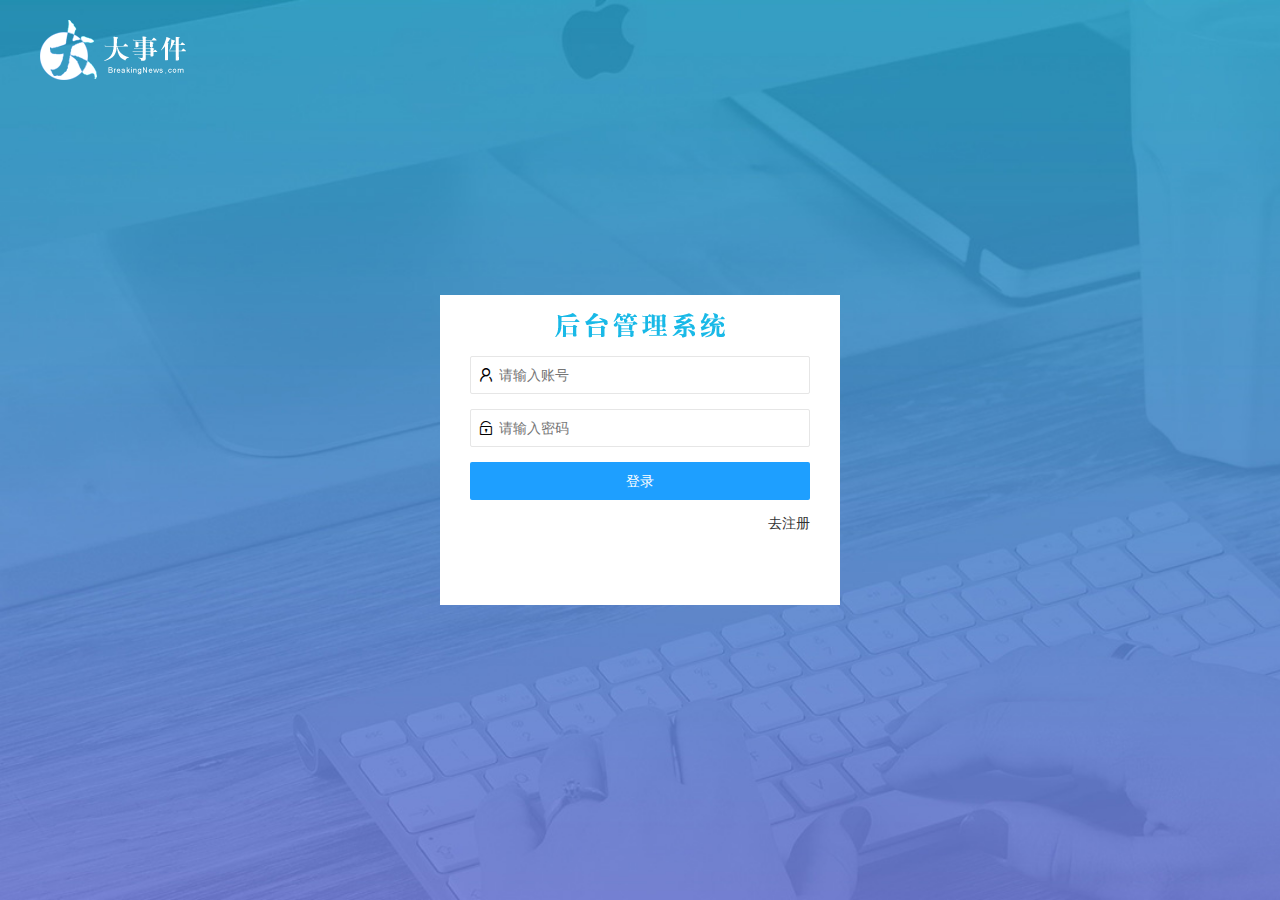
<file: index.html>
<!DOCTYPE html>
<html>

<head>
    <meta charset="utf-8">
    <meta name="viewport" content="width=device-width, initial-scale=1, maximum-scale=1">
    <title>layout 后台大布局 - Layui</title>
    <link rel="stylesheet" href="/assets/lib/layui/css/layui.css">
    <!-- 加载iconfont.css -->
    <link rel="stylesheet" href="/assets/fonts/iconfont.css">
    <!-- 加载自己的css -->
    <link rel="stylesheet" href="/assets/css/index.css">
    <!-- 加载jQuery -->
    <script src="/assets/lib/jquery.js"></script>
    <!-- 加载common.js -->
    <script src="/assets/js/common.js"></script>
    <!-- 加载自己的js文件 -->
    <script src="/assets/js/index.js"></script>
</head>

<body class="layui-layout-body">
    <div class="layui-layout layui-layout-admin">
        <div class="layui-header">
            <div class="layui-logo">
                <!-- // 换成logo图片 -->
                <img src="/assets/images/logo.png" />
            </div>
            <!-- 头部区域（可配合layui已有的水平导航） -->
            
            <ul class="layui-nav layui-layout-right">
                <li class="layui-nav-item">
                    <a href="javascript:;">
                        <span class="text-avatar">A</span>
                        <img src="http://t.cn/RCzsdCq" class="layui-nav-img">
                        个人中心
                    </a>
                    <dl class="layui-nav-child">
                        <dd><a href="/user/userinfo.html" target="fm">基本资料</a></dd>
                        <dd><a href="/user/avatar.html" target="fm">更换头像</a></dd>
                        <dd><a href="/user/repwd.html" target="fm">重置密码</a></dd>
                    </dl>
                </li>
                <li class="layui-nav-item"><a href="javascript:;" id="logout"><span class="iconfont icon-tuichu"></span>退出</a></li>
            </ul>
        </div>

        <div class="layui-side layui-bg-black">
            <div class="layui-side-scroll">
                <!-- 左侧导航区域（可配合layui已有的垂直导航） -->
                <div class="userinfo">
                    <span class="text-avatar">A</span>
                    <img src="http://t.cn/RCzsdCq" class="layui-nav-img">
                    <span class="welcome">欢迎&nbsp;&nbsp;</span>
                </div>
                <ul class="layui-nav layui-nav-tree" lay-filter="test" lay-shrink="all">
                    <li class="layui-nav-item layui-this"><a href="/home/dashboard.html" target="fm"><span class="iconfont icon-home"></span>首页</a></li>
                    <li class="layui-nav-item">
                        <a class="" href="javascript:;"><span class="iconfont icon-16"></span>文章管理</a>
                        <dl class="layui-nav-child">
                            <dd><a href="/article/category.html" target="fm"><i class="layui-icon layui-icon-app"></i> 文章类别</a></dd>
                            <dd><a href="/article/article.html" target="fm"><i class="layui-icon layui-icon-app"></i> 文章列表</a></dd>
                            <dd><a href="/article/publish.html" target="fm"><i class="layui-icon layui-icon-app"></i> 发布文章</a></dd>
                        </dl>
                    </li>
                    <li class="layui-nav-item">
                        <a href="javascript:;"><span class="iconfont icon-user"></span>个人中心</a>
                        <dl class="layui-nav-child">
                            <dd><a href="/user/userinfo.html" target="fm"><i class="layui-icon layui-icon-app"></i> 基本资料</a></dd>
                            <dd><a href="/user/avatar.html" target="fm"><i class="layui-icon layui-icon-app"></i> 更换头像</a></dd>
                            <dd><a href="/user/repwd.html" target="fm"><i class="layui-icon layui-icon-app"></i> 重置密码</a></dd>
                        </dl>
                    </li>
                    
                    
                </ul>
            </div>
        </div>

        <div class="layui-body">
            <!-- 内容主体区域 -->
            <!-- <div style="padding: 15px;">内容主体区域</div> -->
            <iframe src="/home/dashboard.html" name="fm"></iframe>
        </div>

        <div class="layui-footer">
            <!-- 底部固定区域 -->
            © layui.com - 底部固定区域
        </div>
    </div>
    <script src="/assets/lib/layui/layui.all.js"></script>
</body>

</html>
</file>
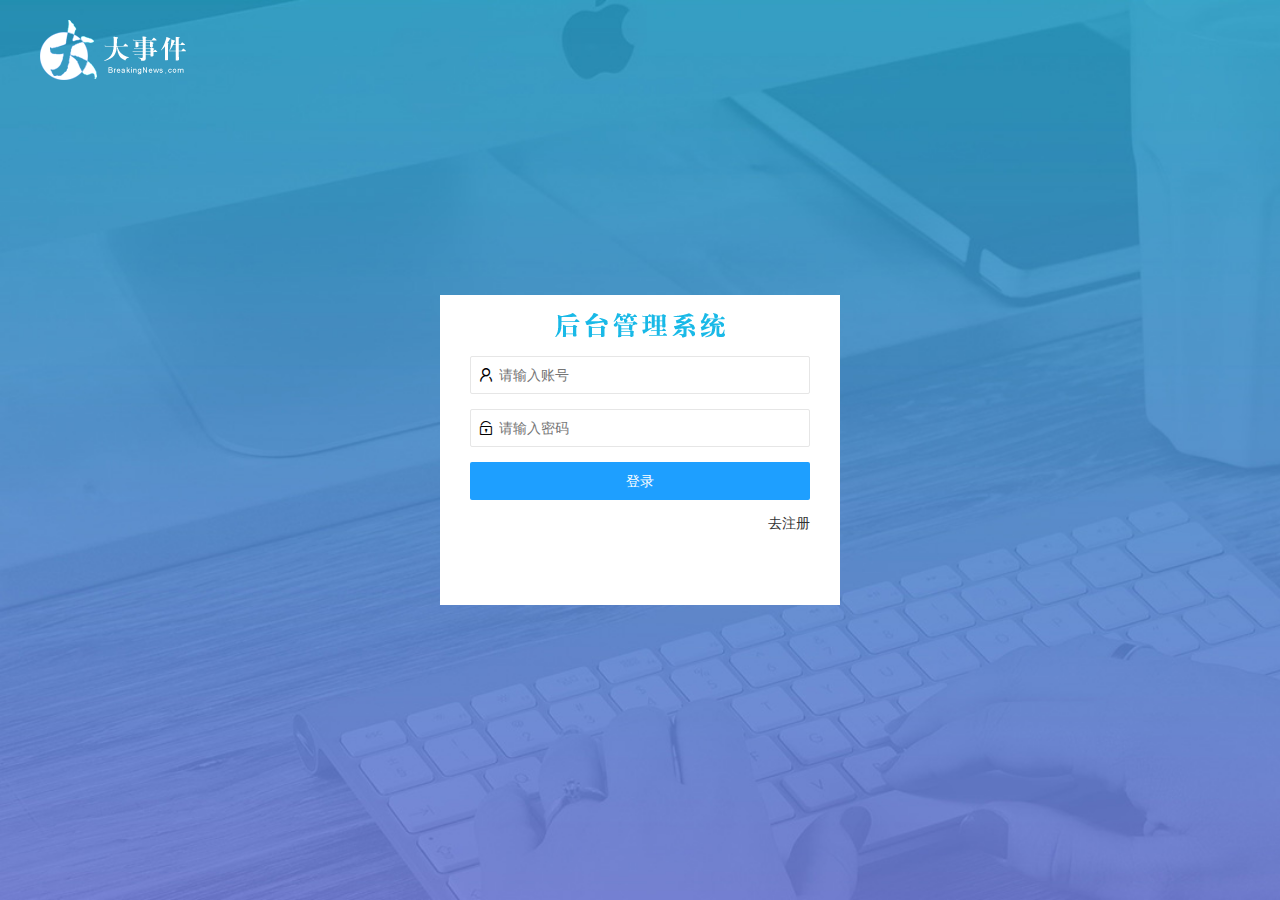
<file: login.html>
<!DOCTYPE html>
<html lang="en">

<head>
    <meta charset="UTF-8">
    <meta name="viewport" content="width=device-width, initial-scale=1.0">
    <title>Document</title>
    <!-- 加载第三方的 layui.css -->
    <link rel="stylesheet" href="/assets/lib/layui/css/layui.css">
    <!-- 加载自己的css -->
    <link rel="stylesheet" href="/assets/css/login.css">
    <!-- 加载jquery.js -->
    <script src="/assets/lib/jquery.js"></script>
    <!-- 加载layui.all.js -->
    <script src="/assets/lib/layui/layui.all.js"></script>
    <!-- 加载common.js -->
    <script src="/assets/js/common.js"></script>
    <!-- 加载自己的js -->
    <script src="/assets/js/login.js"></script>
</head>

<body>
    <!-- logo盒子 -->
    <div class="logo">
        <img src="/assets/images/logo.png" />
    </div>

    <!-- 登录的盒子 -->
    <div class="login">
        <!-- 盒子的标题 -->
        <div class="title">
            <img src="/assets/images/login_title.png" />
        </div>
        <!-- 表单区 -->
        <form class="layui-form">
            <!-- 第一行：账号 -->
            <div class="layui-form-item">
                <i class="layui-icon layui-icon-username"></i>
                <input type="text" name="username" required lay-verify="required" placeholder="请输入账号" autocomplete="off"
                    class="layui-input">
            </div>
            <!-- 第二行：密码 -->
            <div class="layui-form-item">
                <i class="layui-icon layui-icon-password"></i>
                <input type="password" name="password" required lay-verify="required" placeholder="请输入密码" autocomplete="off"
                    class="layui-input">
            </div>
            <!-- 第三行：按钮 -->
            <div class="layui-form-item">
                <button class="layui-btn layui-btn-fluid layui-bg-blue" lay-submit lay-filter="formDemo">登录</button>
            </div>
            <!-- 第四行：去注册 -->
            <div class="layui-form-item">
                <a href="javascript:">去注册</a>
            </div>
        </form>
    </div>

    <!-- 注册的盒子 -->
    <div class="register">
        <!-- 盒子的标题 -->
        <div class="title">
            <img src="/assets/images/login_title.png" />
        </div>
        <!-- 表单区 -->
        <form class="layui-form">
            <!-- 第一行：账号 -->
            <div class="layui-form-item">
                <i class="layui-icon layui-icon-username"></i>
                <input type="text" name="username" required lay-verify="required" placeholder="请输入账号" autocomplete="off"
                    class="layui-input">
            </div>
            <!-- 第二行：密码 -->
            <div class="layui-form-item">
                <i class="layui-icon layui-icon-password"></i>
                <input type="password" name="password" required lay-verify="required|pwd" placeholder="请输入密码" autocomplete="off"
                    class="layui-input reg-password">
            </div>
            <!-- 第三行：确认密码 -->
            <div class="layui-form-item">
                <i class="layui-icon layui-icon-password"></i>
                <input type="password" required lay-verify="required|pwd|repwd" placeholder="请确认密码" autocomplete="off"
                    class="layui-input">
            </div>
            <!-- 第四行：按钮 -->
            <div class="layui-form-item">
                <button class="layui-btn layui-btn-fluid layui-bg-blue" lay-submit lay-filter="formDemo">注册</button>
            </div>
            <!-- 第五行：去登录 -->
            <div class="layui-form-item">
                <a href="javascript:">去登录</a>
            </div>
        </form>
    </div>
</body>

</html>
</file>
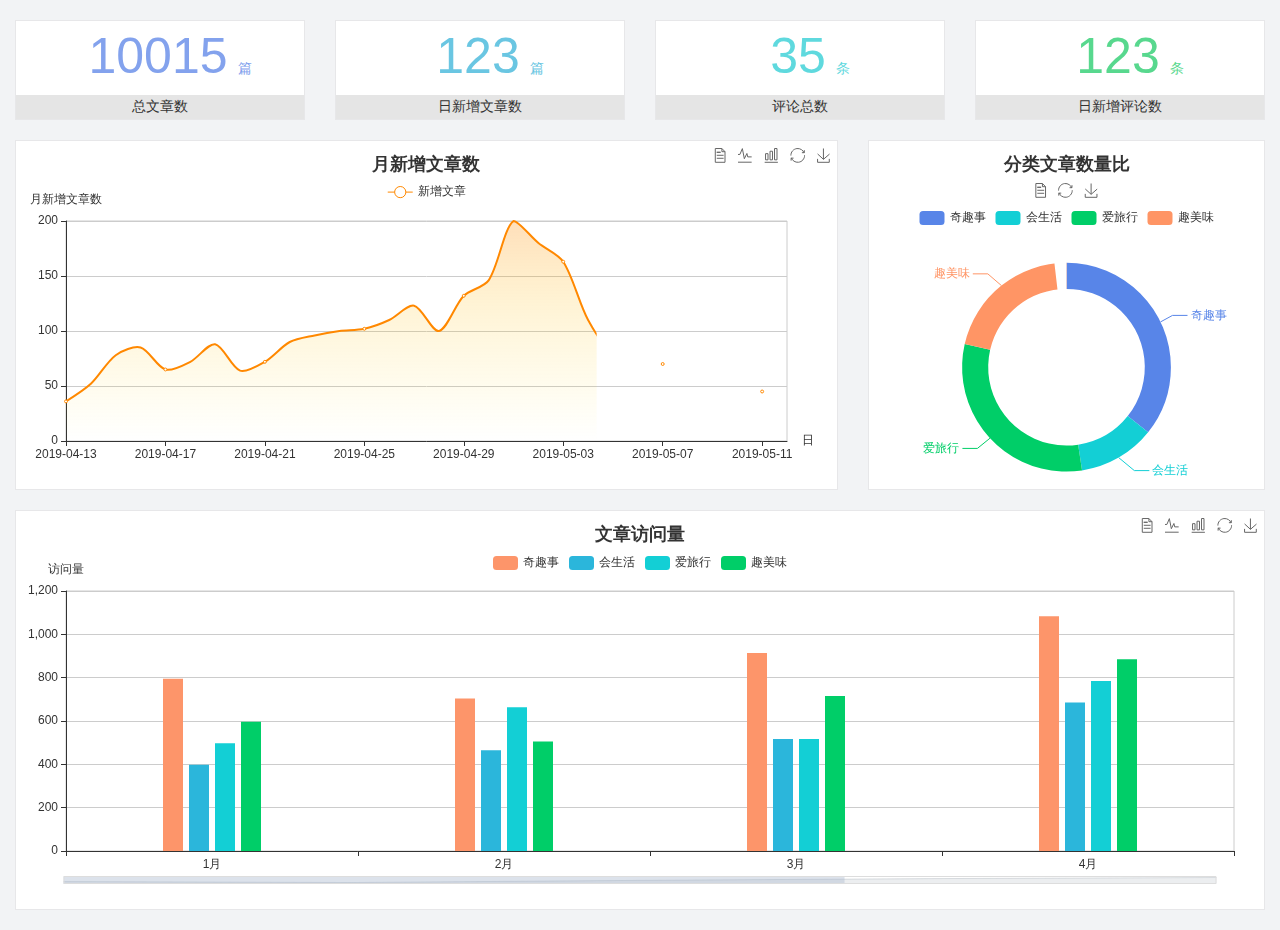
<file: home/dashboard.html>
<!DOCTYPE html>
<html lang="en">

<head>
  <meta charset="UTF-8">
  <meta name="viewport" content="width=device-width, initial-scale=1.0">
  <meta http-equiv="X-UA-Compatible" content="ie=edge">
  <title>图表统计</title>
  <link rel="stylesheet" href="../../assets/lib/bootstrap.css" />
  <link rel="stylesheet" href="../../assets/lib/main.css" />
  <script src="../../assets/lib/jquery.js"></script>
  <script type="text/javascript" src="../../assets/lib/echarts.min.js"></script>
</head>

<body>
  <div class="container-fluid">
    <div class="row spannel_list">
      <div class="col-sm-3 col-xs-6">
        <div class="spannel">
          <em>10015</em><span>篇</span>
          <b>总文章数</b>
        </div>
      </div>
      <div class="col-sm-3 col-xs-6">
        <div class="spannel scolor01">
          <em>123</em><span>篇</span>
          <b>日新增文章数</b>
        </div>
      </div>
      <div class="col-sm-3 col-xs-6">
        <div class="spannel scolor02">
          <em>35</em><span>条</span>
          <b>评论总数</b>
        </div>
      </div>
      <div class="col-sm-3 col-xs-6">
        <div class="spannel scolor03">
          <em>123</em><span>条</span>
          <b>日新增评论数</b>
        </div>
      </div>
    </div>
  </div>

  <div class="container-fluid">
    <div class="row curve-pie">
      <div class="col-lg-8 col-md-8">
        <div class="gragh_pannel" id="curve_show"></div>
      </div>
      <div class="col-lg-4 col-md-4">
        <div class="gragh_pannel" id="pie_show"></div>
      </div>
    </div>
  </div>

  <div class="container-fluid">
    <div class="column_pannel" id="column_show"></div>
  </div>

  <script>
    var oChart = echarts.init(document.getElementById('curve_show'));
    var aList_all = [
      { 'count': 36, 'date': '2019-04-13' },
      { 'count': 52, 'date': '2019-04-14' },
      { 'count': 78, 'date': '2019-04-15' },
      { 'count': 85, 'date': '2019-04-16' },
      { 'count': 65, 'date': '2019-04-17' },
      { 'count': 72, 'date': '2019-04-18' },
      { 'count': 88, 'date': '2019-04-19' },
      { 'count': 64, 'date': '2019-04-20' },
      { 'count': 72, 'date': '2019-04-21' },
      { 'count': 90, 'date': '2019-04-22' },
      { 'count': 96, 'date': '2019-04-23' },
      { 'count': 100, 'date': '2019-04-24' },
      { 'count': 102, 'date': '2019-04-25' },
      { 'count': 110, 'date': '2019-04-26' },
      { 'count': 123, 'date': '2019-04-27' },
      { 'count': 100, 'date': '2019-04-28' },
      { 'count': 132, 'date': '2019-04-29' },
      { 'count': 146, 'date': '2019-04-30' },
      { 'count': 200, 'date': '2019-05-01' },
      { 'count': 180, 'date': '2019-05-02' },
      { 'count': 163, 'date': '2019-05-03' },
      { 'count': 110, 'date': '2019-05-04' },
      { 'count': 80, 'date': '2019-05-05' },
      { 'count': 82, 'date': '2019-05-06' },
      { 'count': 70, 'date': '2019-05-07' },
      { 'count': 65, 'date': '2019-05-08' },
      { 'count': 54, 'date': '2019-05-09' },
      { 'count': 40, 'date': '2019-05-10' },
      { 'count': 45, 'date': '2019-05-11' },
      { 'count': 38, 'date': '2019-05-12' },
    ];

    let aCount = [];
    let aDate = [];

    for (var i = 0; i < aList_all.length; i++) {
      aCount.push(aList_all[i].count);
      aDate.push(aList_all[i].date);
    }

    var chartopt = {
      title: {
        text: '月新增文章数',
        left: 'center',
        top: '10'
      },
      tooltip: {
        trigger: 'axis'
      },
      legend: {
        data: ['新增文章'],
        top: '40'
      },
      toolbox: {
        show: true,
        feature: {
          mark: { show: true },
          dataView: { show: true, readOnly: false },
          magicType: { show: true, type: ['line', 'bar'] },
          restore: { show: true },
          saveAsImage: { show: true }
        }
      },
      calculable: true,
      xAxis: [
        {
          name: '日',
          type: 'category',
          boundaryGap: false,
          data: aDate
        }
      ],
      yAxis: [
        {
          name: '月新增文章数',
          type: 'value'
        }
      ],
      series: [
        {
          name: '新增文章',
          type: 'line',
          smooth: true,
          itemStyle: { normal: { areaStyle: { type: 'default' }, color: '#f80' }, lineStyle: { color: '#f80' } },
          data: aCount
        }],
      areaStyle: {
        normal: {
          color: new echarts.graphic.LinearGradient(0, 0, 0, 1, [{
            offset: 0,
            color: 'rgba(255,136,0,0.39)'
          }, {
            offset: .34,
            color: 'rgba(255,180,0,0.25)'
          }, {
            offset: 1,
            color: 'rgba(255,222,0,0.00)'
          }])

        }
      },
      grid: {
        show: true,
        x: 50,
        x2: 50,
        y: 80,
        height: 220
      }
    };

    oChart.setOption(chartopt);


    var oPie = echarts.init(document.getElementById('pie_show'));
    var oPieopt =
    {
      title: {
        top: 10,
        text: '分类文章数量比',
        x: 'center'
      },
      tooltip: {
        trigger: 'item',
        formatter: "{a} <br/>{b} : {c} ({d}%)"
      },
      color: ['#5885e8', '#13cfd5', '#00ce68', '#ff9565'],
      legend: {
        x: 'center',
        top: 65,
        data: ['奇趣事', '会生活', '爱旅行', '趣美味']
      },
      toolbox: {
        show: true,
        x: 'center',
        top: 35,
        feature: {
          mark: { show: true },
          dataView: { show: true, readOnly: false },
          magicType: {
            show: true,
            type: ['pie', 'funnel'],
            option: {
              funnel: {
                x: '25%',
                width: '50%',
                funnelAlign: 'left',
                max: 1548
              }
            }
          },
          restore: { show: true },
          saveAsImage: { show: true }
        }
      },
      calculable: true,
      series: [
        {
          name: '访问来源',
          type: 'pie',
          radius: ['45%', '60%'],
          center: ['50%', '65%'],
          data: [
            { value: 300, name: '奇趣事' },
            { value: 100, name: '会生活' },
            { value: 260, name: '爱旅行' },
            { value: 180, name: '趣美味' }
          ]
        }
      ]
    };
    oPie.setOption(oPieopt);



    var oColumn = this.echarts.init(document.getElementById('column_show'));
    var oColumnopt =
    {
      title: {
        text: '文章访问量',
        left: 'center',
        top: '10'
      },
      tooltip: {
        trigger: 'axis'
      },
      legend: {
        data: ['奇趣事', '会生活', '爱旅行', '趣美味'],
        top: '40'
      },
      toolbox: {
        show: true,
        feature: {
          mark: { show: true },
          dataView: { show: true, readOnly: false },
          magicType: { show: true, type: ['line', 'bar'] },
          restore: { show: true },
          saveAsImage: { show: true }
        }
      },
      calculable: true,
      xAxis: [
        {
          type: 'category',
          data: ['1月', '2月', '3月', '4月', '5月']
        }
      ],
      yAxis: [
        {
          name: '访问量',
          type: 'value'
        }
      ],
      series: [
        {
          name: '奇趣事',
          type: 'bar',
          barWidth: 20,
          itemStyle: {
            normal: { areaStyle: { type: 'default' }, color: '#fd956a' }
          },
          data: [800, 708, 920, 1090, 1200]
        },
        {
          name: '会生活',
          type: 'bar',
          barWidth: 20,
          itemStyle: {
            normal: { areaStyle: { type: 'default' }, color: '#2bb6db' }
          },
          data: [400, 468, 520, 690, 800]
        },
        {
          name: '爱旅行',
          type: 'bar',
          barWidth: 20,
          itemStyle: {
            normal: { areaStyle: { type: 'default' }, color: '#13cfd5' }
          },
          data: [500, 668, 520, 790, 900]
        },
        {
          name: '趣美味',
          type: 'bar',
          barWidth: 20,
          itemStyle: {
            normal: { areaStyle: { type: 'default' }, color: '#00ce68' }
          },
          data: [600, 508, 720, 890, 1000]
        }
      ],
      grid: {
        show: true,
        x: 50,
        x2: 30,
        y: 80,
        height: 260
      },
      dataZoom: [//给x轴设置滚动条
        {
          start: 0,//默认为0
          end: 100 - 1000 / 31,//默认为100
          type: 'slider',
          show: true,
          xAxisIndex: [0],
          handleSize: 0,//滑动条的 左右2个滑动条的大小
          height: 8,//组件高度
          left: 45, //左边的距离
          right: 50,//右边的距离
          bottom: 26,//右边的距离
          handleColor: '#ddd',//h滑动图标的颜色
          handleStyle: {
            borderColor: "#cacaca",
            borderWidth: "1",
            shadowBlur: 2,
            background: "#ddd",
            shadowColor: "#ddd",
          }
        }]
    };
    oColumn.setOption(oColumnopt);
  </script>
</body>

</html>
</file>
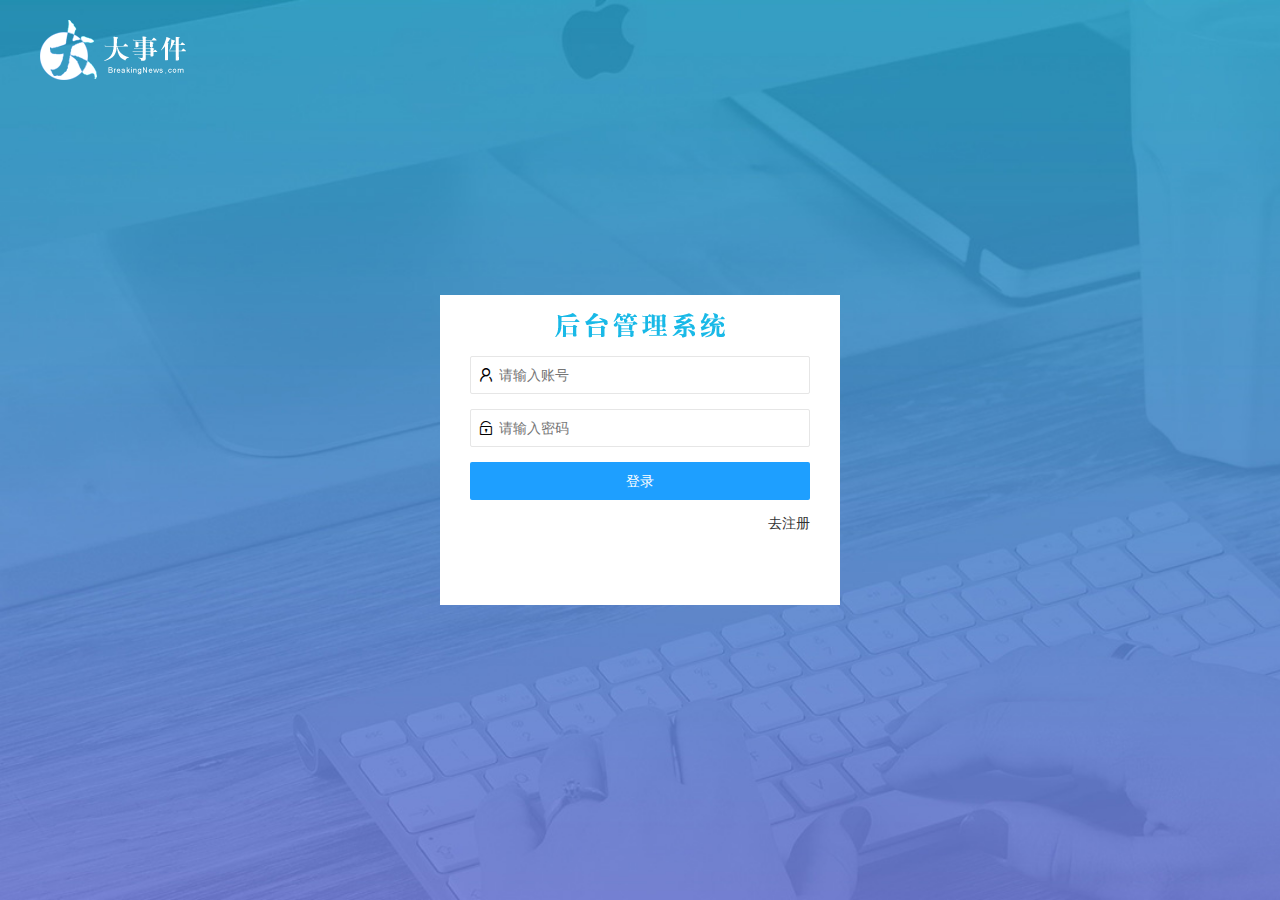
<file: user/avatar.html>
<!DOCTYPE html>
<html lang="en">

<head>
    <meta charset="UTF-8">
    <meta name="viewport" content="width=device-width, initial-scale=1.0">
    <title>Document</title>
    <!-- 加载layui.css -->
    <link rel="stylesheet" href="/assets/lib/layui/css/layui.css">
    <!-- 加载cropper.css -->
    <link rel="stylesheet" href="/assets/lib/cropper/cropper.css">
    <!-- 加载自己的css -->
    <link rel="stylesheet" href="/assets/css/user/avatar.css">
    <!-- 加载jQuery -->
    <script src="/assets/lib/jquery.js"></script>
    <!-- 按顺序 加载Cropper.js -->
    <script src="/assets/lib/cropper/Cropper.js"></script>
    <!-- 按顺序 jquery-cropper.js -->
    <script src="/assets/lib/cropper/jquery-cropper.js"></script>
    <!-- 加载layui.all.js -->
    <script src="/assets/lib/layui/layui.all.js"></script>
    <!-- 加载common -->
    <script src="/assets/js/common.js"></script>
    <!-- 加载repwd -->
    <script src="/assets/js/user/avatar.js"></script>
</head>

<body>
    <div class="layui-card">
        <div class="layui-card-header">更换头像</div>
        <div class="layui-card-body">
            <!-- 去笔记复制代码 -->
            <!-- 第一行  的图片裁剪和预览区域 -->
            <div class="row1">
                <!-- 图片裁剪区域 -->
                <div class="cropper-box">
                    <!-- 这个 img 标签很重要，将来会把它初始化为裁剪区域 -->
                    <img id="image" src="/assets/images/sample.jpg" />
                </div>
                <!-- 图片的预览区域 -->
                <div class="preview-box">
                    <div>
                        <!-- 宽高为 100px 的预览区域 -->
                        <div class="img-preview w100"></div>
                        <p class="size">100 x 100</p>
                    </div>
                    <div>
                        <!-- 宽高为 50px 的预览区域 -->
                        <div class="img-preview w50"></div>
                        <p class="size">50 x 50</p>
                    </div>
                </div>
            </div>

            <!-- 第二行  的按钮区域 -->
            <div class="row2">
                <!-- 加一个隐藏的文件域 -->
                <input type="file" id="file"  accept="image/*">
                <button type="button" class="layui-btn" id="chooseImage">上传</button>
                <button type="button" class="layui-btn layui-btn-danger" id="sure">确定</button>
            </div>
        </div>
    </div>
</body>

</html>
</file>
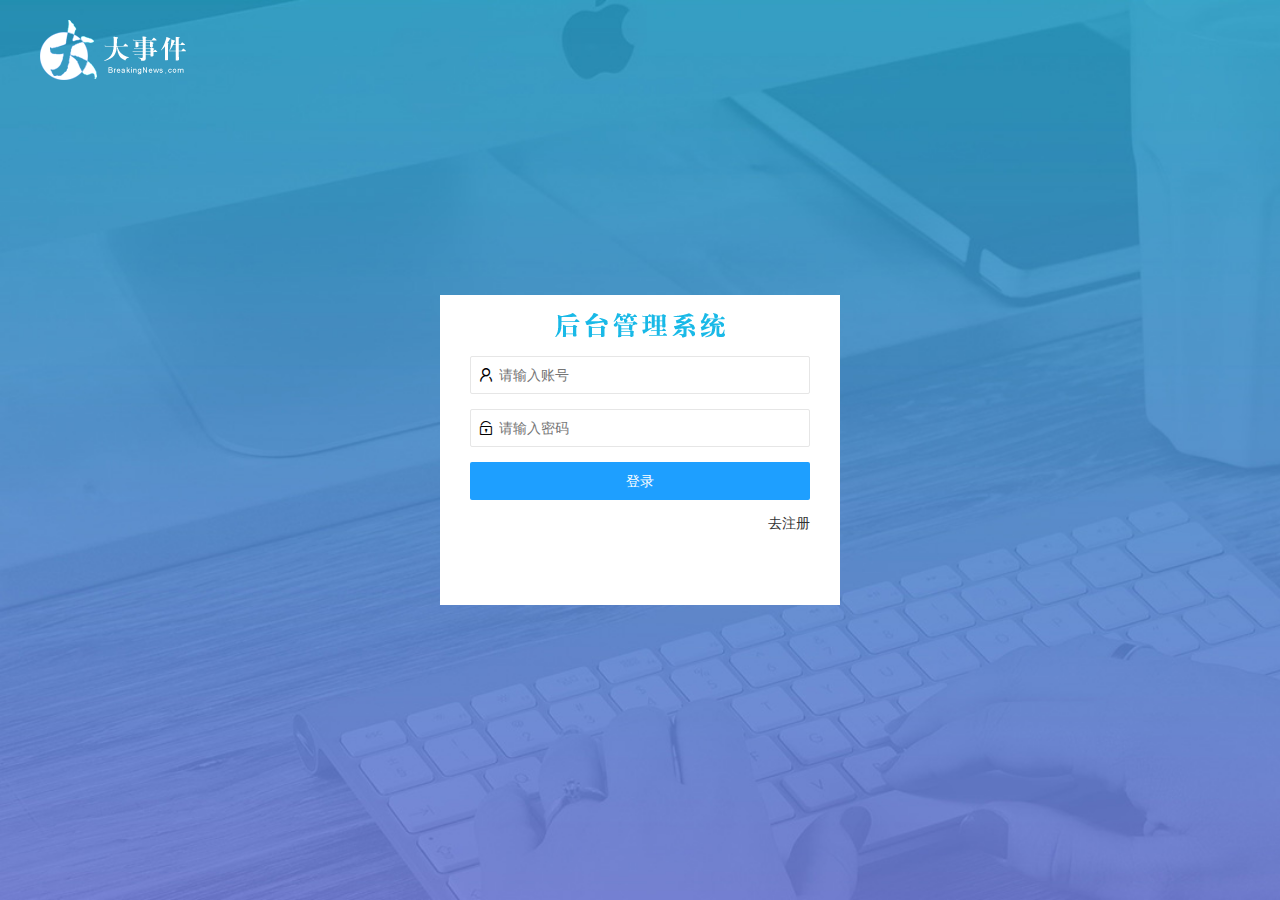
<file: user/repwd.html>
<!DOCTYPE html>
<html lang="en">
<head>
    <meta charset="UTF-8">
    <meta name="viewport" content="width=device-width, initial-scale=1.0">
    <title>Document</title>
    <!-- 加载layui.css -->
    <link rel="stylesheet" href="/assets/lib/layui/css/layui.css">
    <!-- 加载自己的css -->
    <link rel="stylesheet" href="/assets/css/user/repwd.css">
    <!-- 加载jQuery -->
    <script src="/assets/lib/jquery.js"></script>
    <!-- 加载layui.all.js -->
    <script src="/assets/lib/layui/layui.all.js"></script>
    <!-- 加载common -->
    <script src="/assets/js/common.js"></script>
    <!-- 加载repwd -->
    <script src="/assets/js/user/repwd.js"></script>
</head>
<body>
    <div class="layui-card">
        <!-- 卡片面板的标题区 -->
        <div class="layui-card-header">重置密码</div>

        <!-- 卡片面板的内容区 -->
        <div class="layui-card-body">
            <!-- 表单区 -->
            <form class="layui-form" action="" lay-filter="user">
                <!-- 隐藏域 -->
                <input type="hidden" name="id">
                <!-- 第一行：原密码 -->
                <div class="layui-form-item">
                    <label class="layui-form-label">原密码</label>
                    <div class="layui-input-block">
                        <input type="password" name="oldPwd" required lay-verify="required|len" placeholder="请输入原密码"
                            autocomplete="off" class="layui-input oldPwd">
                    </div>
                </div>

                <!-- 第二行：新密码 -->
                <div class="layui-form-item">
                    <label class="layui-form-label">新密码</label>
                    <div class="layui-input-block">
                        <input type="password" name="newPwd" required lay-verify="required|len|diff" placeholder="请输入新密码"
                            autocomplete="off" class="layui-input newPwd">
                    </div>
                </div>

                <!-- 第三行：重复密码 -->
                <div class="layui-form-item">
                    <label class="layui-form-label">确认新密码</label>
                    <div class="layui-input-block">
                        <input type="password" required lay-verify="required|len|same" placeholder="请再次输入新密码"
                            autocomplete="off" class="layui-input">
                    </div>
                </div>

                <!-- 第四行：按钮 -->
                <div class="layui-form-item">
                    <div class="layui-input-block">
                        <button class="layui-btn" lay-submit lay-filter="formDemo">修改密码</button>
                        <button type="reset" class="layui-btn layui-btn-primary">重置</button>
                    </div>
                </div>
            </form>
        </div>
    </div>
</body>
</html>
</file>
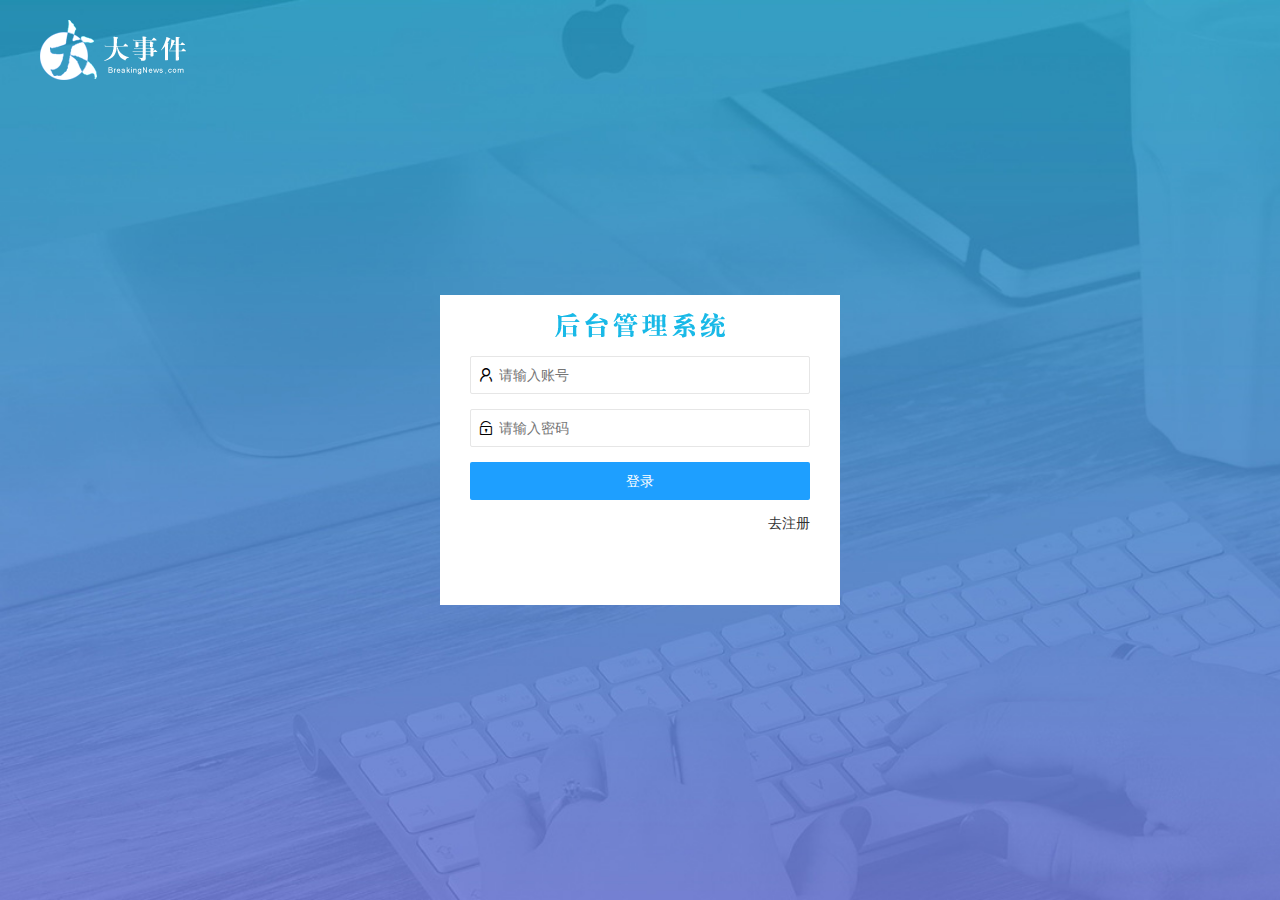
<file: user/userinfo.html>
<!DOCTYPE html>
<html lang="en">

<head>
    <meta charset="UTF-8">
    <meta name="viewport" content="width=device-width, initial-scale=1.0">
    <title>Document</title>
    <!-- 加载layui.css -->
    <link rel="stylesheet" href="/assets/lib/layui/css/layui.css">
    <!-- 加载自己的css -->
    <link rel="stylesheet" href="/assets/css/user/userinfo.css">
    <!-- 加载jQuery -->
    <script src="/assets/lib/jquery.js"></script>
    <!-- 加载layui.all.js -->
    <script src="/assets/lib/layui/layui.all.js"></script>
    <!-- 加载common.js -->
    <script src="/assets/js/common.js"></script>
    <!-- 加载自己的js -->
    <script src="/assets/js/user/userinfo.js"></script>
</head>

<body>
    <div class="layui-card">
        <!-- 卡片面板的标题区 -->
        <div class="layui-card-header">修改用户信息</div>

        <!-- 卡片面板的内容区 -->
        <div class="layui-card-body">
            <!-- 表单区 -->
            <form class="layui-form" action="" lay-filter="user">
                <!-- 隐藏域 -->
                <input type="hidden" name="id">
                <!-- 第一行：登录名称 -->
                <div class="layui-form-item">
                    <label class="layui-form-label">登录名称</label>
                    <div class="layui-input-block">
                        <input readonly type="text" name="username" required lay-verify="required"
                            autocomplete="off" class="layui-input">
                    </div>
                </div>

                <!-- 第二行：用户昵称 -->
                <div class="layui-form-item">
                    <label class="layui-form-label">用户昵称</label>
                    <div class="layui-input-block">
                        <input type="text" name="nickname" required lay-verify="required" placeholder="请输入昵称"
                            autocomplete="off" class="layui-input">
                    </div>
                </div>

                <!-- 第三行：用户邮箱 -->
                <div class="layui-form-item">
                    <label class="layui-form-label">用户邮箱</label>
                    <div class="layui-input-block">
                        <input type="text" name="email" required lay-verify="required|email" placeholder="请输入邮箱"
                            autocomplete="off" class="layui-input">
                    </div>
                </div>

                <!-- 第四行：按钮 -->
                <div class="layui-form-item">
                    <div class="layui-input-block">
                        <button class="layui-btn" lay-submit lay-filter="formDemo">提交修改</button>
                        <button type="reset" class="layui-btn layui-btn-primary">重置</button>
                    </div>
                </div>
            </form>
        </div>
    </div>
</body>

</html>
</file>
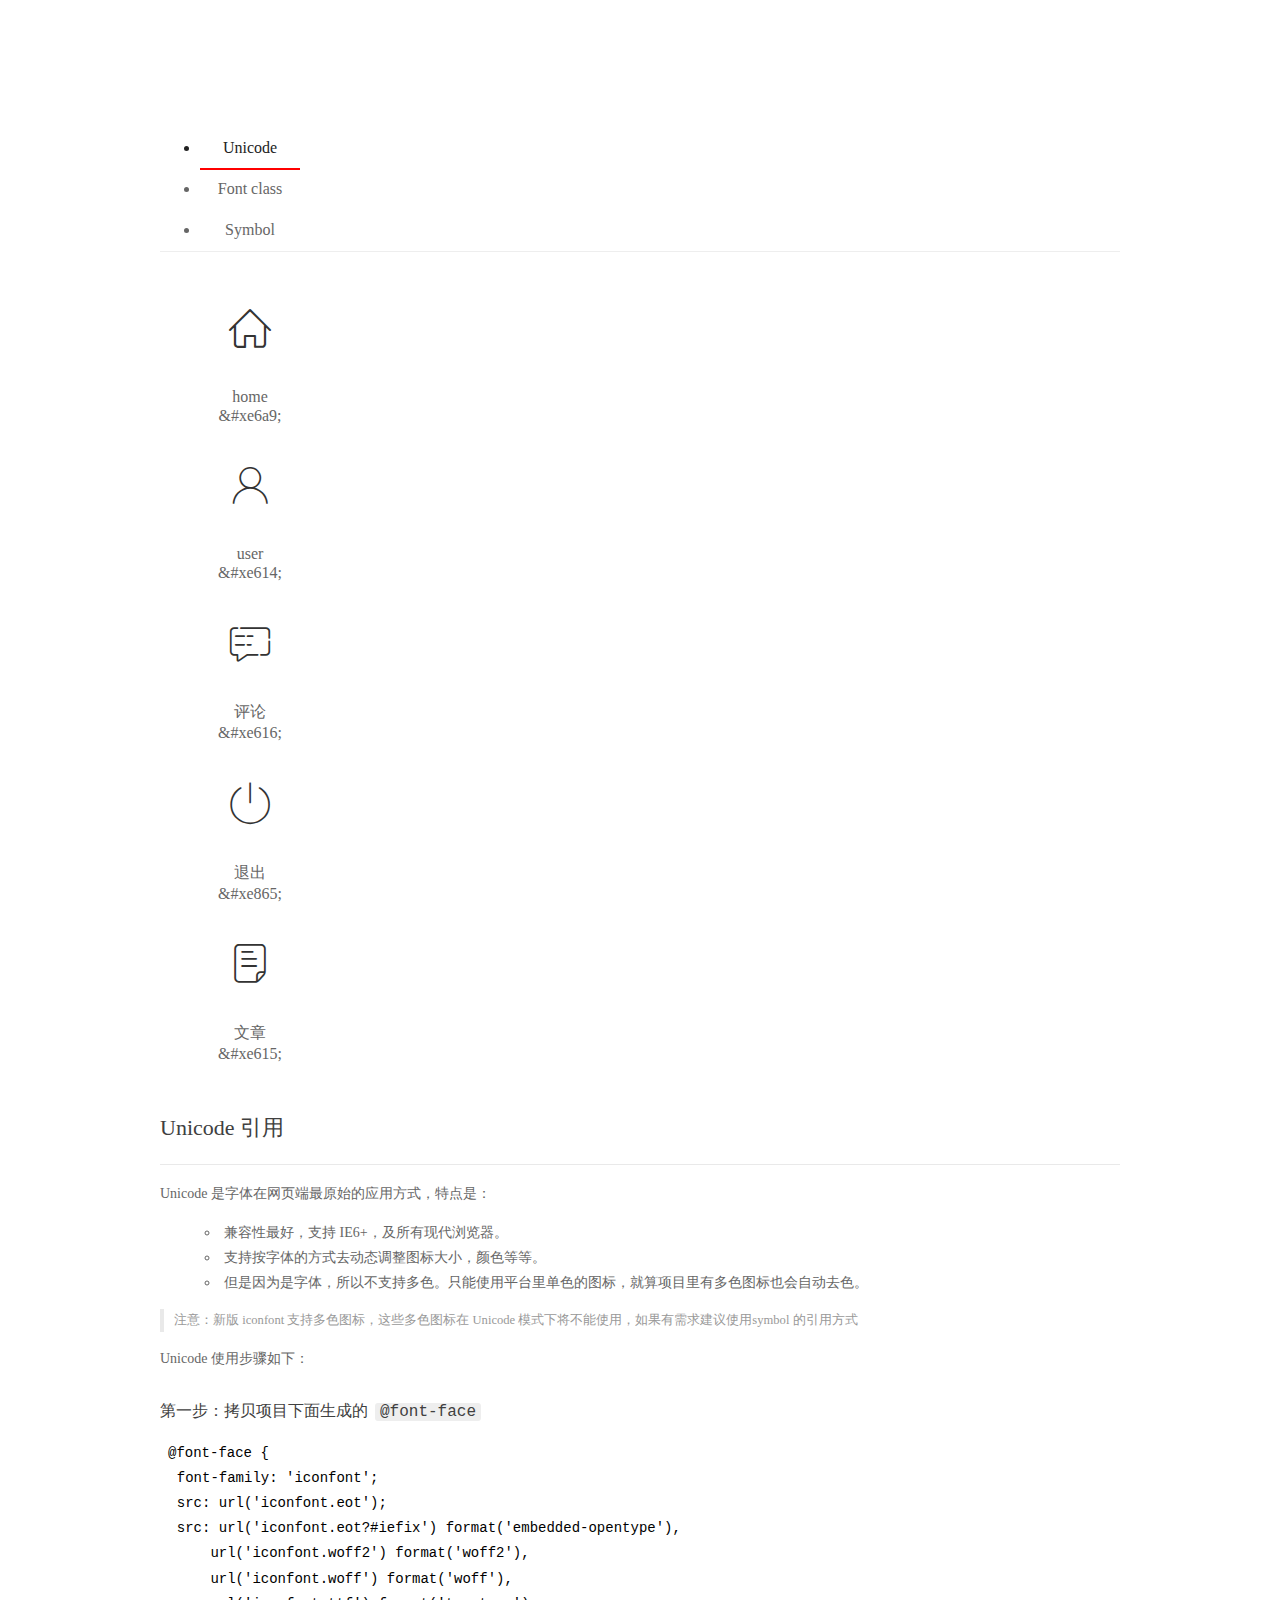
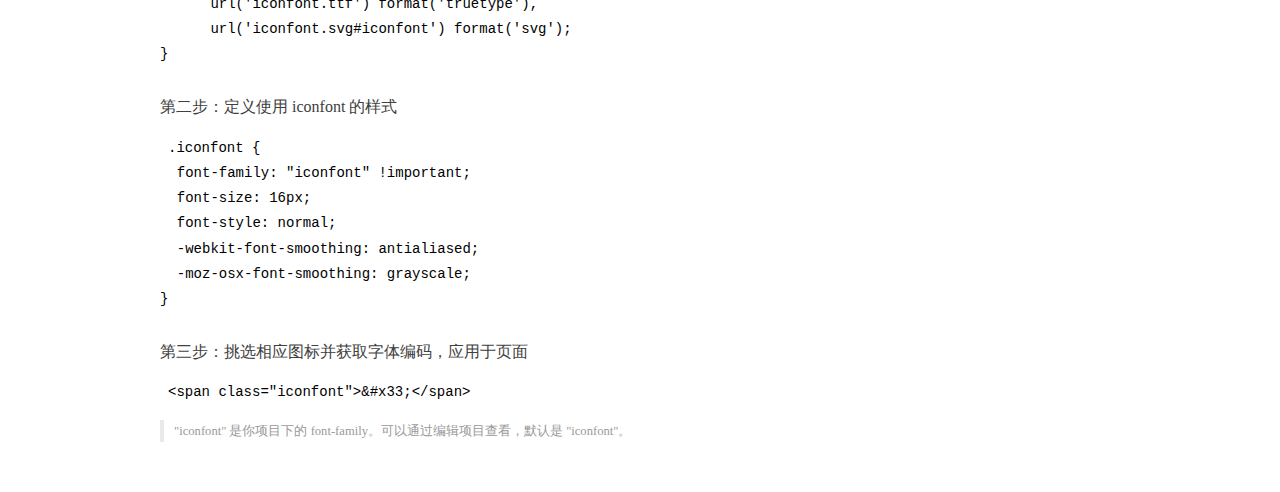
<file: assets/fonts/demo_index.html>
<!DOCTYPE html>
<html>
<head>
  <meta charset="utf-8"/>
  <title>IconFont Demo</title>
  <link rel="shortcut icon" href="https://gtms04.alicdn.com/tps/i4/TB1_oz6GVXXXXaFXpXXJDFnIXXX-64-64.ico" type="image/x-icon"/>
  <link rel="stylesheet" href="https://g.alicdn.com/thx/cube/1.3.2/cube.min.css">
  <link rel="stylesheet" href="demo.css">
  <link rel="stylesheet" href="iconfont.css">
  <script src="iconfont.js"></script>
  <!-- jQuery -->
  <script src="https://a1.alicdn.com/oss/uploads/2018/12/26/7bfddb60-08e8-11e9-9b04-53e73bb6408b.js"></script>
  <!-- 代码高亮 -->
  <script src="https://a1.alicdn.com/oss/uploads/2018/12/26/a3f714d0-08e6-11e9-8a15-ebf944d7534c.js"></script>
</head>
<body>
  <div class="main">
    <h1 class="logo"><a href="https://www.iconfont.cn/" title="iconfont 首页" target="_blank">&#xe86b;</a></h1>
    <div class="nav-tabs">
      <ul id="tabs" class="dib-box">
        <li class="dib active"><span>Unicode</span></li>
        <li class="dib"><span>Font class</span></li>
        <li class="dib"><span>Symbol</span></li>
      </ul>
      
    </div>
    <div class="tab-container">
      <div class="content unicode" style="display: block;">
          <ul class="icon_lists dib-box">
          
            <li class="dib">
              <span class="icon iconfont">&#xe6a9;</span>
                <div class="name">home</div>
                <div class="code-name">&amp;#xe6a9;</div>
              </li>
          
            <li class="dib">
              <span class="icon iconfont">&#xe614;</span>
                <div class="name">user</div>
                <div class="code-name">&amp;#xe614;</div>
              </li>
          
            <li class="dib">
              <span class="icon iconfont">&#xe616;</span>
                <div class="name">评论</div>
                <div class="code-name">&amp;#xe616;</div>
              </li>
          
            <li class="dib">
              <span class="icon iconfont">&#xe865;</span>
                <div class="name">退出</div>
                <div class="code-name">&amp;#xe865;</div>
              </li>
          
            <li class="dib">
              <span class="icon iconfont">&#xe615;</span>
                <div class="name">文章</div>
                <div class="code-name">&amp;#xe615;</div>
              </li>
          
          </ul>
          <div class="article markdown">
          <h2 id="unicode-">Unicode 引用</h2>
          <hr>

          <p>Unicode 是字体在网页端最原始的应用方式，特点是：</p>
          <ul>
            <li>兼容性最好，支持 IE6+，及所有现代浏览器。</li>
            <li>支持按字体的方式去动态调整图标大小，颜色等等。</li>
            <li>但是因为是字体，所以不支持多色。只能使用平台里单色的图标，就算项目里有多色图标也会自动去色。</li>
          </ul>
          <blockquote>
            <p>注意：新版 iconfont 支持多色图标，这些多色图标在 Unicode 模式下将不能使用，如果有需求建议使用symbol 的引用方式</p>
          </blockquote>
          <p>Unicode 使用步骤如下：</p>
          <h3 id="-font-face">第一步：拷贝项目下面生成的 <code>@font-face</code></h3>
<pre><code class="language-css"
>@font-face {
  font-family: 'iconfont';
  src: url('iconfont.eot');
  src: url('iconfont.eot?#iefix') format('embedded-opentype'),
      url('iconfont.woff2') format('woff2'),
      url('iconfont.woff') format('woff'),
      url('iconfont.ttf') format('truetype'),
      url('iconfont.svg#iconfont') format('svg');
}
</code></pre>
          <h3 id="-iconfont-">第二步：定义使用 iconfont 的样式</h3>
<pre><code class="language-css"
>.iconfont {
  font-family: "iconfont" !important;
  font-size: 16px;
  font-style: normal;
  -webkit-font-smoothing: antialiased;
  -moz-osx-font-smoothing: grayscale;
}
</code></pre>
          <h3 id="-">第三步：挑选相应图标并获取字体编码，应用于页面</h3>
<pre>
<code class="language-html"
>&lt;span class="iconfont"&gt;&amp;#x33;&lt;/span&gt;
</code></pre>
          <blockquote>
            <p>"iconfont" 是你项目下的 font-family。可以通过编辑项目查看，默认是 "iconfont"。</p>
          </blockquote>
          </div>
      </div>
      <div class="content font-class">
        <ul class="icon_lists dib-box">
          
          <li class="dib">
            <span class="icon iconfont icon-home"></span>
            <div class="name">
              home
            </div>
            <div class="code-name">.icon-home
            </div>
          </li>
          
          <li class="dib">
            <span class="icon iconfont icon-user"></span>
            <div class="name">
              user
            </div>
            <div class="code-name">.icon-user
            </div>
          </li>
          
          <li class="dib">
            <span class="icon iconfont icon-pinglun"></span>
            <div class="name">
              评论
            </div>
            <div class="code-name">.icon-pinglun
            </div>
          </li>
          
          <li class="dib">
            <span class="icon iconfont icon-tuichu"></span>
            <div class="name">
              退出
            </div>
            <div class="code-name">.icon-tuichu
            </div>
          </li>
          
          <li class="dib">
            <span class="icon iconfont icon-16"></span>
            <div class="name">
              文章
            </div>
            <div class="code-name">.icon-16
            </div>
          </li>
          
        </ul>
        <div class="article markdown">
        <h2 id="font-class-">font-class 引用</h2>
        <hr>

        <p>font-class 是 Unicode 使用方式的一种变种，主要是解决 Unicode 书写不直观，语意不明确的问题。</p>
        <p>与 Unicode 使用方式相比，具有如下特点：</p>
        <ul>
          <li>兼容性良好，支持 IE8+，及所有现代浏览器。</li>
          <li>相比于 Unicode 语意明确，书写更直观。可以很容易分辨这个 icon 是什么。</li>
          <li>因为使用 class 来定义图标，所以当要替换图标时，只需要修改 class 里面的 Unicode 引用。</li>
          <li>不过因为本质上还是使用的字体，所以多色图标还是不支持的。</li>
        </ul>
        <p>使用步骤如下：</p>
        <h3 id="-fontclass-">第一步：引入项目下面生成的 fontclass 代码：</h3>
<pre><code class="language-html">&lt;link rel="stylesheet" href="./iconfont.css"&gt;
</code></pre>
        <h3 id="-">第二步：挑选相应图标并获取类名，应用于页面：</h3>
<pre><code class="language-html">&lt;span class="iconfont icon-xxx"&gt;&lt;/span&gt;
</code></pre>
        <blockquote>
          <p>"
            iconfont" 是你项目下的 font-family。可以通过编辑项目查看，默认是 "iconfont"。</p>
        </blockquote>
      </div>
      </div>
      <div class="content symbol">
          <ul class="icon_lists dib-box">
          
            <li class="dib">
                <svg class="icon svg-icon" aria-hidden="true">
                  <use xlink:href="#icon-home"></use>
                </svg>
                <div class="name">home</div>
                <div class="code-name">#icon-home</div>
            </li>
          
            <li class="dib">
                <svg class="icon svg-icon" aria-hidden="true">
                  <use xlink:href="#icon-user"></use>
                </svg>
                <div class="name">user</div>
                <div class="code-name">#icon-user</div>
            </li>
          
            <li class="dib">
                <svg class="icon svg-icon" aria-hidden="true">
                  <use xlink:href="#icon-pinglun"></use>
                </svg>
                <div class="name">评论</div>
                <div class="code-name">#icon-pinglun</div>
            </li>
          
            <li class="dib">
                <svg class="icon svg-icon" aria-hidden="true">
                  <use xlink:href="#icon-tuichu"></use>
                </svg>
                <div class="name">退出</div>
                <div class="code-name">#icon-tuichu</div>
            </li>
          
            <li class="dib">
                <svg class="icon svg-icon" aria-hidden="true">
                  <use xlink:href="#icon-16"></use>
                </svg>
                <div class="name">文章</div>
                <div class="code-name">#icon-16</div>
            </li>
          
          </ul>
          <div class="article markdown">
          <h2 id="symbol-">Symbol 引用</h2>
          <hr>

          <p>这是一种全新的使用方式，应该说这才是未来的主流，也是平台目前推荐的用法。相关介绍可以参考这篇<a href="">文章</a>
            这种用法其实是做了一个 SVG 的集合，与另外两种相比具有如下特点：</p>
          <ul>
            <li>支持多色图标了，不再受单色限制。</li>
            <li>通过一些技巧，支持像字体那样，通过 <code>font-size</code>, <code>color</code> 来调整样式。</li>
            <li>兼容性较差，支持 IE9+，及现代浏览器。</li>
            <li>浏览器渲染 SVG 的性能一般，还不如 png。</li>
          </ul>
          <p>使用步骤如下：</p>
          <h3 id="-symbol-">第一步：引入项目下面生成的 symbol 代码：</h3>
<pre><code class="language-html">&lt;script src="./iconfont.js"&gt;&lt;/script&gt;
</code></pre>
          <h3 id="-css-">第二步：加入通用 CSS 代码（引入一次就行）：</h3>
<pre><code class="language-html">&lt;style&gt;
.icon {
  width: 1em;
  height: 1em;
  vertical-align: -0.15em;
  fill: currentColor;
  overflow: hidden;
}
&lt;/style&gt;
</code></pre>
          <h3 id="-">第三步：挑选相应图标并获取类名，应用于页面：</h3>
<pre><code class="language-html">&lt;svg class="icon" aria-hidden="true"&gt;
  &lt;use xlink:href="#icon-xxx"&gt;&lt;/use&gt;
&lt;/svg&gt;
</code></pre>
          </div>
      </div>

    </div>
  </div>
  <script>
  $(document).ready(function () {
      $('.tab-container .content:first').show()

      $('#tabs li').click(function (e) {
        var tabContent = $('.tab-container .content')
        var index = $(this).index()

        if ($(this).hasClass('active')) {
          return
        } else {
          $('#tabs li').removeClass('active')
          $(this).addClass('active')

          tabContent.hide().eq(index).fadeIn()
        }
      })
    })
  </script>
</body>
</html>
</file>
<file: assets/lib/layui/css/layui.css>
/** layui-v2.5.6 MIT License By https://www.layui.com */
 .layui-inline,img{display:inline-block;vertical-align:middle}h1,h2,h3,h4,h5,h6{font-weight:400}.layui-edge,.layui-header,.layui-inline,.layui-main{position:relative}.layui-body,.layui-edge,.layui-elip{overflow:hidden}.layui-btn,.layui-edge,.layui-inline,img{vertical-align:middle}.layui-btn,.layui-disabled,.layui-icon,.layui-unselect{-moz-user-select:none;-webkit-user-select:none;-ms-user-select:none}.layui-elip,.layui-form-checkbox span,.layui-form-pane .layui-form-label{text-overflow:ellipsis;white-space:nowrap}.layui-breadcrumb,.layui-tree-btnGroup{visibility:hidden}blockquote,body,button,dd,div,dl,dt,form,h1,h2,h3,h4,h5,h6,input,li,ol,p,pre,td,textarea,th,ul{margin:0;padding:0;-webkit-tap-highlight-color:rgba(0,0,0,0)}a:active,a:hover{outline:0}img{border:none}li{list-style:none}table{border-collapse:collapse;border-spacing:0}h4,h5,h6{font-size:100%}button,input,optgroup,option,select,textarea{font-family:inherit;font-size:inherit;font-style:inherit;font-weight:inherit;outline:0}pre{white-space:pre-wrap;white-space:-moz-pre-wrap;white-space:-pre-wrap;white-space:-o-pre-wrap;word-wrap:break-word}body{line-height:24px;font:14px Helvetica Neue,Helvetica,PingFang SC,Tahoma,Arial,sans-serif}hr{height:1px;margin:10px 0;border:0;clear:both}a{color:#333;text-decoration:none}a:hover{color:#777}a cite{font-style:normal;*cursor:pointer}.layui-border-box,.layui-border-box *{box-sizing:border-box}.layui-box,.layui-box *{box-sizing:content-box}.layui-clear{clear:both;*zoom:1}.layui-clear:after{content:'\20';clear:both;*zoom:1;display:block;height:0}.layui-inline{*display:inline;*zoom:1}.layui-edge{display:inline-block;width:0;height:0;border-width:6px;border-style:dashed;border-color:transparent}.layui-edge-top{top:-4px;border-bottom-color:#999;border-bottom-style:solid}.layui-edge-right{border-left-color:#999;border-left-style:solid}.layui-edge-bottom{top:2px;border-top-color:#999;border-top-style:solid}.layui-edge-left{border-right-color:#999;border-right-style:solid}.layui-disabled,.layui-disabled:hover{color:#d2d2d2!important;cursor:not-allowed!important}.layui-circle{border-radius:100%}.layui-show{display:block!important}.layui-hide{display:none!important}@font-face{font-family:layui-icon;src:url(../font/iconfont.eot?v=256);src:url(../font/iconfont.eot?v=256#iefix) format('embedded-opentype'),url(../font/iconfont.woff2?v=256) format('woff2'),url(../font/iconfont.woff?v=256) format('woff'),url(../font/iconfont.ttf?v=256) format('truetype'),url(../font/iconfont.svg?v=256#layui-icon) format('svg')}.layui-icon{font-family:layui-icon!important;font-size:16px;font-style:normal;-webkit-font-smoothing:antialiased;-moz-osx-font-smoothing:grayscale}.layui-icon-reply-fill:before{content:"\e611"}.layui-icon-set-fill:before{content:"\e614"}.layui-icon-menu-fill:before{content:"\e60f"}.layui-icon-search:before{content:"\e615"}.layui-icon-share:before{content:"\e641"}.layui-icon-set-sm:before{content:"\e620"}.layui-icon-engine:before{content:"\e628"}.layui-icon-close:before{content:"\1006"}.layui-icon-close-fill:before{content:"\1007"}.layui-icon-chart-screen:before{content:"\e629"}.layui-icon-star:before{content:"\e600"}.layui-icon-circle-dot:before{content:"\e617"}.layui-icon-chat:before{content:"\e606"}.layui-icon-release:before{content:"\e609"}.layui-icon-list:before{content:"\e60a"}.layui-icon-chart:before{content:"\e62c"}.layui-icon-ok-circle:before{content:"\1005"}.layui-icon-layim-theme:before{content:"\e61b"}.layui-icon-table:before{content:"\e62d"}.layui-icon-right:before{content:"\e602"}.layui-icon-left:before{content:"\e603"}.layui-icon-cart-simple:before{content:"\e698"}.layui-icon-face-cry:before{content:"\e69c"}.layui-icon-face-smile:before{content:"\e6af"}.layui-icon-survey:before{content:"\e6b2"}.layui-icon-tree:before{content:"\e62e"}.layui-icon-ie:before{content:"\e7bb"}.layui-icon-upload-circle:before{content:"\e62f"}.layui-icon-add-circle:before{content:"\e61f"}.layui-icon-download-circle:before{content:"\e601"}.layui-icon-templeate-1:before{content:"\e630"}.layui-icon-util:before{content:"\e631"}.layui-icon-face-surprised:before{content:"\e664"}.layui-icon-edit:before{content:"\e642"}.layui-icon-speaker:before{content:"\e645"}.layui-icon-down:before{content:"\e61a"}.layui-icon-file:before{content:"\e621"}.layui-icon-layouts:before{content:"\e632"}.layui-icon-rate-half:before{content:"\e6c9"}.layui-icon-add-circle-fine:before{content:"\e608"}.layui-icon-prev-circle:before{content:"\e633"}.layui-icon-read:before{content:"\e705"}.layui-icon-404:before{content:"\e61c"}.layui-icon-carousel:before{content:"\e634"}.layui-icon-help:before{content:"\e607"}.layui-icon-code-circle:before{content:"\e635"}.layui-icon-windows:before{content:"\e67f"}.layui-icon-water:before{content:"\e636"}.layui-icon-username:before{content:"\e66f"}.layui-icon-find-fill:before{content:"\e670"}.layui-icon-about:before{content:"\e60b"}.layui-icon-location:before{content:"\e715"}.layui-icon-up:before{content:"\e619"}.layui-icon-pause:before{content:"\e651"}.layui-icon-date:before{content:"\e637"}.layui-icon-layim-uploadfile:before{content:"\e61d"}.layui-icon-delete:before{content:"\e640"}.layui-icon-play:before{content:"\e652"}.layui-icon-top:before{content:"\e604"}.layui-icon-firefox:before{content:"\e686"}.layui-icon-friends:before{content:"\e612"}.layui-icon-refresh-3:before{content:"\e9aa"}.layui-icon-ok:before{content:"\e605"}.layui-icon-layer:before{content:"\e638"}.layui-icon-face-smile-fine:before{content:"\e60c"}.layui-icon-dollar:before{content:"\e659"}.layui-icon-group:before{content:"\e613"}.layui-icon-layim-download:before{content:"\e61e"}.layui-icon-picture-fine:before{content:"\e60d"}.layui-icon-link:before{content:"\e64c"}.layui-icon-diamond:before{content:"\e735"}.layui-icon-log:before{content:"\e60e"}.layui-icon-key:before{content:"\e683"}.layui-icon-rate-solid:before{content:"\e67a"}.layui-icon-fonts-del:before{content:"\e64f"}.layui-icon-unlink:before{content:"\e64d"}.layui-icon-fonts-clear:before{content:"\e639"}.layui-icon-triangle-r:before{content:"\e623"}.layui-icon-circle:before{content:"\e63f"}.layui-icon-radio:before{content:"\e643"}.layui-icon-align-center:before{content:"\e647"}.layui-icon-align-right:before{content:"\e648"}.layui-icon-align-left:before{content:"\e649"}.layui-icon-loading-1:before{content:"\e63e"}.layui-icon-return:before{content:"\e65c"}.layui-icon-fonts-strong:before{content:"\e62b"}.layui-icon-upload:before{content:"\e67c"}.layui-icon-dialogue:before{content:"\e63a"}.layui-icon-video:before{content:"\e6ed"}.layui-icon-headset:before{content:"\e6fc"}.layui-icon-cellphone-fine:before{content:"\e63b"}.layui-icon-add-1:before{content:"\e654"}.layui-icon-face-smile-b:before{content:"\e650"}.layui-icon-fonts-html:before{content:"\e64b"}.layui-icon-screen-full:before{content:"\e622"}.layui-icon-form:before{content:"\e63c"}.layui-icon-cart:before{content:"\e657"}.layui-icon-camera-fill:before{content:"\e65d"}.layui-icon-tabs:before{content:"\e62a"}.layui-icon-heart-fill:before{content:"\e68f"}.layui-icon-fonts-code:before{content:"\e64e"}.layui-icon-ios:before{content:"\e680"}.layui-icon-at:before{content:"\e687"}.layui-icon-fire:before{content:"\e756"}.layui-icon-set:before{content:"\e716"}.layui-icon-fonts-u:before{content:"\e646"}.layui-icon-triangle-d:before{content:"\e625"}.layui-icon-tips:before{content:"\e702"}.layui-icon-picture:before{content:"\e64a"}.layui-icon-more-vertical:before{content:"\e671"}.layui-icon-bluetooth:before{content:"\e689"}.layui-icon-flag:before{content:"\e66c"}.layui-icon-loading:before{content:"\e63d"}.layui-icon-fonts-i:before{content:"\e644"}.layui-icon-refresh-1:before{content:"\e666"}.layui-icon-rmb:before{content:"\e65e"}.layui-icon-addition:before{content:"\e624"}.layui-icon-home:before{content:"\e68e"}.layui-icon-time:before{content:"\e68d"}.layui-icon-user:before{content:"\e770"}.layui-icon-notice:before{content:"\e667"}.layui-icon-chrome:before{content:"\e68a"}.layui-icon-edge:before{content:"\e68b"}.layui-icon-login-weibo:before{content:"\e675"}.layui-icon-voice:before{content:"\e688"}.layui-icon-upload-drag:before{content:"\e681"}.layui-icon-login-qq:before{content:"\e676"}.layui-icon-snowflake:before{content:"\e6b1"}.layui-icon-heart:before{content:"\e68c"}.layui-icon-logout:before{content:"\e682"}.layui-icon-file-b:before{content:"\e655"}.layui-icon-template:before{content:"\e663"}.layui-icon-transfer:before{content:"\e691"}.layui-icon-auz:before{content:"\e672"}.layui-icon-console:before{content:"\e665"}.layui-icon-app:before{content:"\e653"}.layui-icon-prev:before{content:"\e65a"}.layui-icon-website:before{content:"\e7ae"}.layui-icon-next:before{content:"\e65b"}.layui-icon-component:before{content:"\e857"}.layui-icon-android:before{content:"\e684"}.layui-icon-more:before{content:"\e65f"}.layui-icon-login-wechat:before{content:"\e677"}.layui-icon-shrink-right:before{content:"\e668"}.layui-icon-spread-left:before{content:"\e66b"}.layui-icon-camera:before{content:"\e660"}.layui-icon-note:before{content:"\e66e"}.layui-icon-refresh:before{content:"\e669"}.layui-icon-female:before{content:"\e661"}.layui-icon-male:before{content:"\e662"}.layui-icon-screen-restore:before{content:"\e758"}.layui-icon-password:before{content:"\e673"}.layui-icon-senior:before{content:"\e674"}.layui-icon-theme:before{content:"\e66a"}.layui-icon-tread:before{content:"\e6c5"}.layui-icon-praise:before{content:"\e6c6"}.layui-icon-star-fill:before{content:"\e658"}.layui-icon-rate:before{content:"\e67b"}.layui-icon-template-1:before{content:"\e656"}.layui-icon-vercode:before{content:"\e679"}.layui-icon-service:before{content:"\e626"}.layui-icon-cellphone:before{content:"\e678"}.layui-icon-print:before{content:"\e66d"}.layui-icon-cols:before{content:"\e610"}.layui-icon-wifi:before{content:"\e7e0"}.layui-icon-export:before{content:"\e67d"}.layui-icon-rss:before{content:"\e808"}.layui-icon-slider:before{content:"\e714"}.layui-icon-email:before{content:"\e618"}.layui-icon-subtraction:before{content:"\e67e"}.layui-icon-mike:before{content:"\e6dc"}.layui-icon-light:before{content:"\e748"}.layui-icon-gift:before{content:"\e627"}.layui-icon-mute:before{content:"\e685"}.layui-icon-reduce-circle:before{content:"\e616"}.layui-icon-music:before{content:"\e690"}.layui-main{width:1140px;margin:0 auto}.layui-header{z-index:1000;height:60px}.layui-header a:hover{transition:all .5s;-webkit-transition:all .5s}.layui-side{position:fixed;left:0;top:0;bottom:0;z-index:999;width:200px;overflow-x:hidden}.layui-side-scroll{position:relative;width:220px;height:100%;overflow-x:hidden}.layui-body{position:absolute;left:200px;right:0;top:0;bottom:0;z-index:998;width:auto;overflow-y:auto;box-sizing:border-box}.layui-layout-body{overflow:hidden}.layui-layout-admin .layui-header{background-color:#23262E}.layui-layout-admin .layui-side{top:60px;width:200px;overflow-x:hidden}.layui-layout-admin .layui-body{position:fixed;top:60px;bottom:44px}.layui-layout-admin .layui-main{width:auto;margin:0 15px}.layui-layout-admin .layui-footer{position:fixed;left:200px;right:0;bottom:0;height:44px;line-height:44px;padding:0 15px;background-color:#eee}.layui-layout-admin .layui-logo{position:absolute;left:0;top:0;width:200px;height:100%;line-height:60px;text-align:center;color:#009688;font-size:16px}.layui-layout-admin .layui-header .layui-nav{background:0 0}.layui-layout-left{position:absolute!important;left:200px;top:0}.layui-layout-right{position:absolute!important;right:0;top:0}.layui-container{position:relative;margin:0 auto;padding:0 15px;box-sizing:border-box}.layui-fluid{position:relative;margin:0 auto;padding:0 15px}.layui-row:after,.layui-row:before{content:'';display:block;clear:both}.layui-col-lg1,.layui-col-lg10,.layui-col-lg11,.layui-col-lg12,.layui-col-lg2,.layui-col-lg3,.layui-col-lg4,.layui-col-lg5,.layui-col-lg6,.layui-col-lg7,.layui-col-lg8,.layui-col-lg9,.layui-col-md1,.layui-col-md10,.layui-col-md11,.layui-col-md12,.layui-col-md2,.layui-col-md3,.layui-col-md4,.layui-col-md5,.layui-col-md6,.layui-col-md7,.layui-col-md8,.layui-col-md9,.layui-col-sm1,.layui-col-sm10,.layui-col-sm11,.layui-col-sm12,.layui-col-sm2,.layui-col-sm3,.layui-col-sm4,.layui-col-sm5,.layui-col-sm6,.layui-col-sm7,.layui-col-sm8,.layui-col-sm9,.layui-col-xs1,.layui-col-xs10,.layui-col-xs11,.layui-col-xs12,.layui-col-xs2,.layui-col-xs3,.layui-col-xs4,.layui-col-xs5,.layui-col-xs6,.layui-col-xs7,.layui-col-xs8,.layui-col-xs9{position:relative;display:block;box-sizing:border-box}.layui-col-xs1,.layui-col-xs10,.layui-col-xs11,.layui-col-xs12,.layui-col-xs2,.layui-col-xs3,.layui-col-xs4,.layui-col-xs5,.layui-col-xs6,.layui-col-xs7,.layui-col-xs8,.layui-col-xs9{float:left}.layui-col-xs1{width:8.33333333%}.layui-col-xs2{width:16.66666667%}.layui-col-xs3{width:25%}.layui-col-xs4{width:33.33333333%}.layui-col-xs5{width:41.66666667%}.layui-col-xs6{width:50%}.layui-col-xs7{width:58.33333333%}.layui-col-xs8{width:66.66666667%}.layui-col-xs9{width:75%}.layui-col-xs10{width:83.33333333%}.layui-col-xs11{width:91.66666667%}.layui-col-xs12{width:100%}.layui-col-xs-offset1{margin-left:8.33333333%}.layui-col-xs-offset2{margin-left:16.66666667%}.layui-col-xs-offset3{margin-left:25%}.layui-col-xs-offset4{margin-left:33.33333333%}.layui-col-xs-offset5{margin-left:41.66666667%}.layui-col-xs-offset6{margin-left:50%}.layui-col-xs-offset7{margin-left:58.33333333%}.layui-col-xs-offset8{margin-left:66.66666667%}.layui-col-xs-offset9{margin-left:75%}.layui-col-xs-offset10{margin-left:83.33333333%}.layui-col-xs-offset11{margin-left:91.66666667%}.layui-col-xs-offset12{margin-left:100%}@media screen and (max-width:768px){.layui-hide-xs{display:none!important}.layui-show-xs-block{display:block!important}.layui-show-xs-inline{display:inline!important}.layui-show-xs-inline-block{display:inline-block!important}}@media screen and (min-width:768px){.layui-container{width:750px}.layui-hide-sm{display:none!important}.layui-show-sm-block{display:block!important}.layui-show-sm-inline{display:inline!important}.layui-show-sm-inline-block{display:inline-block!important}.layui-col-sm1,.layui-col-sm10,.layui-col-sm11,.layui-col-sm12,.layui-col-sm2,.layui-col-sm3,.layui-col-sm4,.layui-col-sm5,.layui-col-sm6,.layui-col-sm7,.layui-col-sm8,.layui-col-sm9{float:left}.layui-col-sm1{width:8.33333333%}.layui-col-sm2{width:16.66666667%}.layui-col-sm3{width:25%}.layui-col-sm4{width:33.33333333%}.layui-col-sm5{width:41.66666667%}.layui-col-sm6{width:50%}.layui-col-sm7{width:58.33333333%}.layui-col-sm8{width:66.66666667%}.layui-col-sm9{width:75%}.layui-col-sm10{width:83.33333333%}.layui-col-sm11{width:91.66666667%}.layui-col-sm12{width:100%}.layui-col-sm-offset1{margin-left:8.33333333%}.layui-col-sm-offset2{margin-left:16.66666667%}.layui-col-sm-offset3{margin-left:25%}.layui-col-sm-offset4{margin-left:33.33333333%}.layui-col-sm-offset5{margin-left:41.66666667%}.layui-col-sm-offset6{margin-left:50%}.layui-col-sm-offset7{margin-left:58.33333333%}.layui-col-sm-offset8{margin-left:66.66666667%}.layui-col-sm-offset9{margin-left:75%}.layui-col-sm-offset10{margin-left:83.33333333%}.layui-col-sm-offset11{margin-left:91.66666667%}.layui-col-sm-offset12{margin-left:100%}}@media screen and (min-width:992px){.layui-container{width:970px}.layui-hide-md{display:none!important}.layui-show-md-block{display:block!important}.layui-show-md-inline{display:inline!important}.layui-show-md-inline-block{display:inline-block!important}.layui-col-md1,.layui-col-md10,.layui-col-md11,.layui-col-md12,.layui-col-md2,.layui-col-md3,.layui-col-md4,.layui-col-md5,.layui-col-md6,.layui-col-md7,.layui-col-md8,.layui-col-md9{float:left}.layui-col-md1{width:8.33333333%}.layui-col-md2{width:16.66666667%}.layui-col-md3{width:25%}.layui-col-md4{width:33.33333333%}.layui-col-md5{width:41.66666667%}.layui-col-md6{width:50%}.layui-col-md7{width:58.33333333%}.layui-col-md8{width:66.66666667%}.layui-col-md9{width:75%}.layui-col-md10{width:83.33333333%}.layui-col-md11{width:91.66666667%}.layui-col-md12{width:100%}.layui-col-md-offset1{margin-left:8.33333333%}.layui-col-md-offset2{margin-left:16.66666667%}.layui-col-md-offset3{margin-left:25%}.layui-col-md-offset4{margin-left:33.33333333%}.layui-col-md-offset5{margin-left:41.66666667%}.layui-col-md-offset6{margin-left:50%}.layui-col-md-offset7{margin-left:58.33333333%}.layui-col-md-offset8{margin-left:66.66666667%}.layui-col-md-offset9{margin-left:75%}.layui-col-md-offset10{margin-left:83.33333333%}.layui-col-md-offset11{margin-left:91.66666667%}.layui-col-md-offset12{margin-left:100%}}@media screen and (min-width:1200px){.layui-container{width:1170px}.layui-hide-lg{display:none!important}.layui-show-lg-block{display:block!important}.layui-show-lg-inline{display:inline!important}.layui-show-lg-inline-block{display:inline-block!important}.layui-col-lg1,.layui-col-lg10,.layui-col-lg11,.layui-col-lg12,.layui-col-lg2,.layui-col-lg3,.layui-col-lg4,.layui-col-lg5,.layui-col-lg6,.layui-col-lg7,.layui-col-lg8,.layui-col-lg9{float:left}.layui-col-lg1{width:8.33333333%}.layui-col-lg2{width:16.66666667%}.layui-col-lg3{width:25%}.layui-col-lg4{width:33.33333333%}.layui-col-lg5{width:41.66666667%}.layui-col-lg6{width:50%}.layui-col-lg7{width:58.33333333%}.layui-col-lg8{width:66.66666667%}.layui-col-lg9{width:75%}.layui-col-lg10{width:83.33333333%}.layui-col-lg11{width:91.66666667%}.layui-col-lg12{width:100%}.layui-col-lg-offset1{margin-left:8.33333333%}.layui-col-lg-offset2{margin-left:16.66666667%}.layui-col-lg-offset3{margin-left:25%}.layui-col-lg-offset4{margin-left:33.33333333%}.layui-col-lg-offset5{margin-left:41.66666667%}.layui-col-lg-offset6{margin-left:50%}.layui-col-lg-offset7{margin-left:58.33333333%}.layui-col-lg-offset8{margin-left:66.66666667%}.layui-col-lg-offset9{margin-left:75%}.layui-col-lg-offset10{margin-left:83.33333333%}.layui-col-lg-offset11{margin-left:91.66666667%}.layui-col-lg-offset12{margin-left:100%}}.layui-col-space1{margin:-.5px}.layui-col-space1>*{padding:.5px}.layui-col-space2{margin:-1px}.layui-col-space2>*{padding:1px}.layui-col-space4{margin:-2px}.layui-col-space4>*{padding:2px}.layui-col-space5{margin:-2.5px}.layui-col-space5>*{padding:2.5px}.layui-col-space6{margin:-3px}.layui-col-space6>*{padding:3px}.layui-col-space8{margin:-4px}.layui-col-space8>*{padding:4px}.layui-col-space10{margin:-5px}.layui-col-space10>*{padding:5px}.layui-col-space12{margin:-6px}.layui-col-space12>*{padding:6px}.layui-col-space14{margin:-7px}.layui-col-space14>*{padding:7px}.layui-col-space15{margin:-7.5px}.layui-col-space15>*{padding:7.5px}.layui-col-space16{margin:-8px}.layui-col-space16>*{padding:8px}.layui-col-space18{margin:-9px}.layui-col-space18>*{padding:9px}.layui-col-space20{margin:-10px}.layui-col-space20>*{padding:10px}.layui-col-space22{margin:-11px}.layui-col-space22>*{padding:11px}.layui-col-space24{margin:-12px}.layui-col-space24>*{padding:12px}.layui-col-space25{margin:-12.5px}.layui-col-space25>*{padding:12.5px}.layui-col-space26{margin:-13px}.layui-col-space26>*{padding:13px}.layui-col-space28{margin:-14px}.layui-col-space28>*{padding:14px}.layui-col-space30{margin:-15px}.layui-col-space30>*{padding:15px}.layui-btn,.layui-input,.layui-select,.layui-textarea,.layui-upload-button{outline:0;-webkit-appearance:none;transition:all .3s;-webkit-transition:all .3s;box-sizing:border-box}.layui-elem-quote{margin-bottom:10px;padding:15px;line-height:22px;border-left:5px solid #009688;border-radius:0 2px 2px 0;background-color:#f2f2f2}.layui-quote-nm{border-style:solid;border-width:1px 1px 1px 5px;background:0 0}.layui-elem-field{margin-bottom:10px;padding:0;border-width:1px;border-style:solid}.layui-elem-field legend{margin-left:20px;padding:0 10px;font-size:20px;font-weight:300}.layui-field-title{margin:10px 0 20px;border-width:1px 0 0}.layui-field-box{padding:10px 15px}.layui-field-title .layui-field-box{padding:10px 0}.layui-progress{position:relative;height:6px;border-radius:20px;background-color:#e2e2e2}.layui-progress-bar{position:absolute;left:0;top:0;width:0;max-width:100%;height:6px;border-radius:20px;text-align:right;background-color:#5FB878;transition:all .3s;-webkit-transition:all .3s}.layui-progress-big,.layui-progress-big .layui-progress-bar{height:18px;line-height:18px}.layui-progress-text{position:relative;top:-20px;line-height:18px;font-size:12px;color:#666}.layui-progress-big .layui-progress-text{position:static;padding:0 10px;color:#fff}.layui-collapse{border-width:1px;border-style:solid;border-radius:2px}.layui-colla-content,.layui-colla-item{border-top-width:1px;border-top-style:solid}.layui-colla-item:first-child{border-top:none}.layui-colla-title{position:relative;height:42px;line-height:42px;padding:0 15px 0 35px;color:#333;background-color:#f2f2f2;cursor:pointer;font-size:14px;overflow:hidden}.layui-colla-content{display:none;padding:10px 15px;line-height:22px;color:#666}.layui-colla-icon{position:absolute;left:15px;top:0;font-size:14px}.layui-card{margin-bottom:15px;border-radius:2px;background-color:#fff;box-shadow:0 1px 2px 0 rgba(0,0,0,.05)}.layui-card:last-child{margin-bottom:0}.layui-card-header{position:relative;height:42px;line-height:42px;padding:0 15px;border-bottom:1px solid #f6f6f6;color:#333;border-radius:2px 2px 0 0;font-size:14px}.layui-bg-black,.layui-bg-blue,.layui-bg-cyan,.layui-bg-green,.layui-bg-orange,.layui-bg-red{color:#fff!important}.layui-card-body{position:relative;padding:10px 15px;line-height:24px}.layui-card-body[pad15]{padding:15px}.layui-card-body[pad20]{padding:20px}.layui-card-body .layui-table{margin:5px 0}.layui-card .layui-tab{margin:0}.layui-panel-window{position:relative;padding:15px;border-radius:0;border-top:5px solid #E6E6E6;background-color:#fff}.layui-auxiliar-moving{position:fixed;left:0;right:0;top:0;bottom:0;width:100%;height:100%;background:0 0;z-index:9999999999}.layui-form-label,.layui-form-mid,.layui-form-select,.layui-input-block,.layui-input-inline,.layui-textarea{position:relative}.layui-bg-red{background-color:#FF5722!important}.layui-bg-orange{background-color:#FFB800!important}.layui-bg-green{background-color:#009688!important}.layui-bg-cyan{background-color:#2F4056!important}.layui-bg-blue{background-color:#1E9FFF!important}.layui-bg-black{background-color:#393D49!important}.layui-bg-gray{background-color:#eee!important;color:#666!important}.layui-badge-rim,.layui-colla-content,.layui-colla-item,.layui-collapse,.layui-elem-field,.layui-form-pane .layui-form-item[pane],.layui-form-pane .layui-form-label,.layui-input,.layui-layedit,.layui-layedit-tool,.layui-quote-nm,.layui-select,.layui-tab-bar,.layui-tab-card,.layui-tab-title,.layui-tab-title .layui-this:after,.layui-textarea{border-color:#e6e6e6}.layui-timeline-item:before,hr{background-color:#e6e6e6}.layui-text{line-height:22px;font-size:14px;color:#666}.layui-text h1,.layui-text h2,.layui-text h3{font-weight:500;color:#333}.layui-text h1{font-size:30px}.layui-text h2{font-size:24px}.layui-text h3{font-size:18px}.layui-text a:not(.layui-btn){color:#01AAED}.layui-text a:not(.layui-btn):hover{text-decoration:underline}.layui-text ul{padding:5px 0 5px 15px}.layui-text ul li{margin-top:5px;list-style-type:disc}.layui-text em,.layui-word-aux{color:#999!important;padding:0 5px!important}.layui-btn{display:inline-block;height:38px;line-height:38px;padding:0 18px;background-color:#009688;color:#fff;white-space:nowrap;text-align:center;font-size:14px;border:none;border-radius:2px;cursor:pointer}.layui-btn:hover{opacity:.8;filter:alpha(opacity=80);color:#fff}.layui-btn:active{opacity:1;filter:alpha(opacity=100)}.layui-btn+.layui-btn{margin-left:10px}.layui-btn-container{font-size:0}.layui-btn-container .layui-btn{margin-right:10px;margin-bottom:10px}.layui-btn-container .layui-btn+.layui-btn{margin-left:0}.layui-table .layui-btn-container .layui-btn{margin-bottom:9px}.layui-btn-radius{border-radius:100px}.layui-btn .layui-icon{margin-right:3px;font-size:18px;vertical-align:bottom;vertical-align:middle\9}.layui-btn-primary{border:1px solid #C9C9C9;background-color:#fff;color:#555}.layui-btn-primary:hover{border-color:#009688;color:#333}.layui-btn-normal{background-color:#1E9FFF}.layui-btn-warm{background-color:#FFB800}.layui-btn-danger{background-color:#FF5722}.layui-btn-checked{background-color:#5FB878}.layui-btn-disabled,.layui-btn-disabled:active,.layui-btn-disabled:hover{border:1px solid #e6e6e6;background-color:#FBFBFB;color:#C9C9C9;cursor:not-allowed;opacity:1}.layui-btn-lg{height:44px;line-height:44px;padding:0 25px;font-size:16px}.layui-btn-sm{height:30px;line-height:30px;padding:0 10px;font-size:12px}.layui-btn-sm i{font-size:16px!important}.layui-btn-xs{height:22px;line-height:22px;padding:0 5px;font-size:12px}.layui-btn-xs i{font-size:14px!important}.layui-btn-group{display:inline-block;vertical-align:middle;font-size:0}.layui-btn-group .layui-btn{margin-left:0!important;margin-right:0!important;border-left:1px solid rgba(255,255,255,.5);border-radius:0}.layui-btn-group .layui-btn-primary{border-left:none}.layui-btn-group .layui-btn-primary:hover{border-color:#C9C9C9;color:#009688}.layui-btn-group .layui-btn:first-child{border-left:none;border-radius:2px 0 0 2px}.layui-btn-group .layui-btn-primary:first-child{border-left:1px solid #c9c9c9}.layui-btn-group .layui-btn:last-child{border-radius:0 2px 2px 0}.layui-btn-group .layui-btn+.layui-btn{margin-left:0}.layui-btn-group+.layui-btn-group{margin-left:10px}.layui-btn-fluid{width:100%}.layui-input,.layui-select,.layui-textarea{height:38px;line-height:1.3;line-height:38px\9;border-width:1px;border-style:solid;background-color:#fff;border-radius:2px}.layui-input::-webkit-input-placeholder,.layui-select::-webkit-input-placeholder,.layui-textarea::-webkit-input-placeholder{line-height:1.3}.layui-input,.layui-textarea{display:block;width:100%;padding-left:10px}.layui-input:hover,.layui-textarea:hover{border-color:#D2D2D2!important}.layui-input:focus,.layui-textarea:focus{border-color:#C9C9C9!important}.layui-textarea{min-height:100px;height:auto;line-height:20px;padding:6px 10px;resize:vertical}.layui-select{padding:0 10px}.layui-form input[type=checkbox],.layui-form input[type=radio],.layui-form select{display:none}.layui-form [lay-ignore]{display:initial}.layui-form-item{margin-bottom:15px;clear:both;*zoom:1}.layui-form-item:after{content:'\20';clear:both;*zoom:1;display:block;height:0}.layui-form-label{float:left;display:block;padding:9px 15px;width:80px;font-weight:400;line-height:20px;text-align:right}.layui-form-label-col{display:block;float:none;padding:9px 0;line-height:20px;text-align:left}.layui-form-item .layui-inline{margin-bottom:5px;margin-right:10px}.layui-input-block{margin-left:110px;min-height:36px}.layui-input-inline{display:inline-block;vertical-align:middle}.layui-form-item .layui-input-inline{float:left;width:190px;margin-right:10px}.layui-form-text .layui-input-inline{width:auto}.layui-form-mid{float:left;display:block;padding:9px 0!important;line-height:20px;margin-right:10px}.layui-form-danger+.layui-form-select .layui-input,.layui-form-danger:focus{border-color:#FF5722!important}.layui-form-select .layui-input{padding-right:30px;cursor:pointer}.layui-form-select .layui-edge{position:absolute;right:10px;top:50%;margin-top:-3px;cursor:pointer;border-width:6px;border-top-color:#c2c2c2;border-top-style:solid;transition:all .3s;-webkit-transition:all .3s}.layui-form-select dl{display:none;position:absolute;left:0;top:42px;padding:5px 0;z-index:899;min-width:100%;border:1px solid #d2d2d2;max-height:300px;overflow-y:auto;background-color:#fff;border-radius:2px;box-shadow:0 2px 4px rgba(0,0,0,.12);box-sizing:border-box}.layui-form-select dl dd,.layui-form-select dl dt{padding:0 10px;line-height:36px;white-space:nowrap;overflow:hidden;text-overflow:ellipsis}.layui-form-select dl dt{font-size:12px;color:#999}.layui-form-select dl dd{cursor:pointer}.layui-form-select dl dd:hover{background-color:#f2f2f2;-webkit-transition:.5s all;transition:.5s all}.layui-form-select .layui-select-group dd{padding-left:20px}.layui-form-select dl dd.layui-select-tips{padding-left:10px!important;color:#999}.layui-form-select dl dd.layui-this{background-color:#5FB878;color:#fff}.layui-form-checkbox,.layui-form-select dl dd.layui-disabled{background-color:#fff}.layui-form-selected dl{display:block}.layui-form-checkbox,.layui-form-checkbox *,.layui-form-switch{display:inline-block;vertical-align:middle}.layui-form-selected .layui-edge{margin-top:-9px;-webkit-transform:rotate(180deg);transform:rotate(180deg);margin-top:-3px\9}:root .layui-form-selected .layui-edge{margin-top:-9px\0/IE9}.layui-form-selectup dl{top:auto;bottom:42px}.layui-select-none{margin:5px 0;text-align:center;color:#999}.layui-select-disabled .layui-disabled{border-color:#eee!important}.layui-select-disabled .layui-edge{border-top-color:#d2d2d2}.layui-form-checkbox{position:relative;height:30px;line-height:30px;margin-right:10px;padding-right:30px;cursor:pointer;font-size:0;-webkit-transition:.1s linear;transition:.1s linear;box-sizing:border-box}.layui-form-checkbox span{padding:0 10px;height:100%;font-size:14px;border-radius:2px 0 0 2px;background-color:#d2d2d2;color:#fff;overflow:hidden}.layui-form-checkbox:hover span{background-color:#c2c2c2}.layui-form-checkbox i{position:absolute;right:0;top:0;width:30px;height:28px;border:1px solid #d2d2d2;border-left:none;border-radius:0 2px 2px 0;color:#fff;font-size:20px;text-align:center}.layui-form-checkbox:hover i{border-color:#c2c2c2;color:#c2c2c2}.layui-form-checked,.layui-form-checked:hover{border-color:#5FB878}.layui-form-checked span,.layui-form-checked:hover span{background-color:#5FB878}.layui-form-checked i,.layui-form-checked:hover i{color:#5FB878}.layui-form-item .layui-form-checkbox{margin-top:4px}.layui-form-checkbox[lay-skin=primary]{height:auto!important;line-height:normal!important;min-width:18px;min-height:18px;border:none!important;margin-right:0;padding-left:28px;padding-right:0;background:0 0}.layui-form-checkbox[lay-skin=primary] span{padding-left:0;padding-right:15px;line-height:18px;background:0 0;color:#666}.layui-form-checkbox[lay-skin=primary] i{right:auto;left:0;width:16px;height:16px;line-height:16px;border:1px solid #d2d2d2;font-size:12px;border-radius:2px;background-color:#fff;-webkit-transition:.1s linear;transition:.1s linear}.layui-form-checkbox[lay-skin=primary]:hover i{border-color:#5FB878;color:#fff}.layui-form-checked[lay-skin=primary] i{border-color:#5FB878!important;background-color:#5FB878;color:#fff}.layui-checkbox-disbaled[lay-skin=primary] span{background:0 0!important;color:#c2c2c2}.layui-checkbox-disbaled[lay-skin=primary]:hover i{border-color:#d2d2d2}.layui-form-item .layui-form-checkbox[lay-skin=primary]{margin-top:10px}.layui-form-switch{position:relative;height:22px;line-height:22px;min-width:35px;padding:0 5px;margin-top:8px;border:1px solid #d2d2d2;border-radius:20px;cursor:pointer;background-color:#fff;-webkit-transition:.1s linear;transition:.1s linear}.layui-form-switch i{position:absolute;left:5px;top:3px;width:16px;height:16px;border-radius:20px;background-color:#d2d2d2;-webkit-transition:.1s linear;transition:.1s linear}.layui-form-switch em{position:relative;top:0;width:25px;margin-left:21px;padding:0!important;text-align:center!important;color:#999!important;font-style:normal!important;font-size:12px}.layui-form-onswitch{border-color:#5FB878;background-color:#5FB878}.layui-checkbox-disbaled,.layui-checkbox-disbaled i{border-color:#e2e2e2!important}.layui-form-onswitch i{left:100%;margin-left:-21px;background-color:#fff}.layui-form-onswitch em{margin-left:5px;margin-right:21px;color:#fff!important}.layui-checkbox-disbaled span{background-color:#e2e2e2!important}.layui-checkbox-disbaled:hover i{color:#fff!important}[lay-radio]{display:none}.layui-form-radio,.layui-form-radio *{display:inline-block;vertical-align:middle}.layui-form-radio{line-height:28px;margin:6px 10px 0 0;padding-right:10px;cursor:pointer;font-size:0}.layui-form-radio *{font-size:14px}.layui-form-radio>i{margin-right:8px;font-size:22px;color:#c2c2c2}.layui-form-radio>i:hover,.layui-form-radioed>i{color:#5FB878}.layui-radio-disbaled>i{color:#e2e2e2!important}.layui-form-pane .layui-form-label{width:110px;padding:8px 15px;height:38px;line-height:20px;border-width:1px;border-style:solid;border-radius:2px 0 0 2px;text-align:center;background-color:#FBFBFB;overflow:hidden;box-sizing:border-box}.layui-form-pane .layui-input-inline{margin-left:-1px}.layui-form-pane .layui-input-block{margin-left:110px;left:-1px}.layui-form-pane .layui-input{border-radius:0 2px 2px 0}.layui-form-pane .layui-form-text .layui-form-label{float:none;width:100%;border-radius:2px;box-sizing:border-box;text-align:left}.layui-form-pane .layui-form-text .layui-input-inline{display:block;margin:0;top:-1px;clear:both}.layui-form-pane .layui-form-text .layui-input-block{margin:0;left:0;top:-1px}.layui-form-pane .layui-form-text .layui-textarea{min-height:100px;border-radius:0 0 2px 2px}.layui-form-pane .layui-form-checkbox{margin:4px 0 4px 10px}.layui-form-pane .layui-form-radio,.layui-form-pane .layui-form-switch{margin-top:6px;margin-left:10px}.layui-form-pane .layui-form-item[pane]{position:relative;border-width:1px;border-style:solid}.layui-form-pane .layui-form-item[pane] .layui-form-label{position:absolute;left:0;top:0;height:100%;border-width:0 1px 0 0}.layui-form-pane .layui-form-item[pane] .layui-input-inline{margin-left:110px}@media screen and (max-width:450px){.layui-form-item .layui-form-label{text-overflow:ellipsis;overflow:hidden;white-space:nowrap}.layui-form-item .layui-inline{display:block;margin-right:0;margin-bottom:20px;clear:both}.layui-form-item .layui-inline:after{content:'\20';clear:both;display:block;height:0}.layui-form-item .layui-input-inline{display:block;float:none;left:-3px;width:auto;margin:0 0 10px 112px}.layui-form-item .layui-input-inline+.layui-form-mid{margin-left:110px;top:-5px;padding:0}.layui-form-item .layui-form-checkbox{margin-right:5px;margin-bottom:5px}}.layui-layedit{border-width:1px;border-style:solid;border-radius:2px}.layui-layedit-tool{padding:3px 5px;border-bottom-width:1px;border-bottom-style:solid;font-size:0}.layedit-tool-fixed{position:fixed;top:0;border-top:1px solid #e2e2e2}.layui-layedit-tool .layedit-tool-mid,.layui-layedit-tool .layui-icon{display:inline-block;vertical-align:middle;text-align:center;font-size:14px}.layui-layedit-tool .layui-icon{position:relative;width:32px;height:30px;line-height:30px;margin:3px 5px;color:#777;cursor:pointer;border-radius:2px}.layui-layedit-tool .layui-icon:hover{color:#393D49}.layui-layedit-tool .layui-icon:active{color:#000}.layui-layedit-tool .layedit-tool-active{background-color:#e2e2e2;color:#000}.layui-layedit-tool .layui-disabled,.layui-layedit-tool .layui-disabled:hover{color:#d2d2d2;cursor:not-allowed}.layui-layedit-tool .layedit-tool-mid{width:1px;height:18px;margin:0 10px;background-color:#d2d2d2}.layedit-tool-html{width:50px!important;font-size:30px!important}.layedit-tool-b,.layedit-tool-code,.layedit-tool-help{font-size:16px!important}.layedit-tool-d,.layedit-tool-face,.layedit-tool-image,.layedit-tool-unlink{font-size:18px!important}.layedit-tool-image input{position:absolute;font-size:0;left:0;top:0;width:100%;height:100%;opacity:.01;filter:Alpha(opacity=1);cursor:pointer}.layui-layedit-iframe iframe{display:block;width:100%}#LAY_layedit_code{overflow:hidden}.layui-laypage{display:inline-block;*display:inline;*zoom:1;vertical-align:middle;margin:10px 0;font-size:0}.layui-laypage>a:first-child,.layui-laypage>a:first-child em{border-radius:2px 0 0 2px}.layui-laypage>a:last-child,.layui-laypage>a:last-child em{border-radius:0 2px 2px 0}.layui-laypage>:first-child{margin-left:0!important}.layui-laypage>:last-child{margin-right:0!important}.layui-laypage a,.layui-laypage button,.layui-laypage input,.layui-laypage select,.layui-laypage span{border:1px solid #e2e2e2}.layui-laypage a,.layui-laypage span{display:inline-block;*display:inline;*zoom:1;vertical-align:middle;padding:0 15px;height:28px;line-height:28px;margin:0 -1px 5px 0;background-color:#fff;color:#333;font-size:12px}.layui-flow-more a *,.layui-laypage input,.layui-table-view select[lay-ignore]{display:inline-block}.layui-laypage a:hover{color:#009688}.layui-laypage em{font-style:normal}.layui-laypage .layui-laypage-spr{color:#999;font-weight:700}.layui-laypage a{text-decoration:none}.layui-laypage .layui-laypage-curr{position:relative}.layui-laypage .layui-laypage-curr em{position:relative;color:#fff}.layui-laypage .layui-laypage-curr .layui-laypage-em{position:absolute;left:-1px;top:-1px;padding:1px;width:100%;height:100%;background-color:#009688}.layui-laypage-em{border-radius:2px}.layui-laypage-next em,.layui-laypage-prev em{font-family:Sim sun;font-size:16px}.layui-laypage .layui-laypage-count,.layui-laypage .layui-laypage-limits,.layui-laypage .layui-laypage-refresh,.layui-laypage .layui-laypage-skip{margin-left:10px;margin-right:10px;padding:0;border:none}.layui-laypage .layui-laypage-limits,.layui-laypage .layui-laypage-refresh{vertical-align:top}.layui-laypage .layui-laypage-refresh i{font-size:18px;cursor:pointer}.layui-laypage select{height:22px;padding:3px;border-radius:2px;cursor:pointer}.layui-laypage .layui-laypage-skip{height:30px;line-height:30px;color:#999}.layui-laypage button,.layui-laypage input{height:30px;line-height:30px;border-radius:2px;vertical-align:top;background-color:#fff;box-sizing:border-box}.layui-laypage input{width:40px;margin:0 10px;padding:0 3px;text-align:center}.layui-laypage input:focus,.layui-laypage select:focus{border-color:#009688!important}.layui-laypage button{margin-left:10px;padding:0 10px;cursor:pointer}.layui-table,.layui-table-view{margin:10px 0}.layui-flow-more{margin:10px 0;text-align:center;color:#999;font-size:14px}.layui-flow-more a{height:32px;line-height:32px}.layui-flow-more a *{vertical-align:top}.layui-flow-more a cite{padding:0 20px;border-radius:3px;background-color:#eee;color:#333;font-style:normal}.layui-flow-more a cite:hover{opacity:.8}.layui-flow-more a i{font-size:30px;color:#737383}.layui-table{width:100%;background-color:#fff;color:#666}.layui-table tr{transition:all .3s;-webkit-transition:all .3s}.layui-table th{text-align:left;font-weight:400}.layui-table tbody tr:hover,.layui-table thead tr,.layui-table-click,.layui-table-header,.layui-table-hover,.layui-table-mend,.layui-table-patch,.layui-table-tool,.layui-table-total,.layui-table-total tr,.layui-table[lay-even] tr:nth-child(even){background-color:#f2f2f2}.layui-table td,.layui-table th,.layui-table-col-set,.layui-table-fixed-r,.layui-table-grid-down,.layui-table-header,.layui-table-page,.layui-table-tips-main,.layui-table-tool,.layui-table-total,.layui-table-view,.layui-table[lay-skin=line],.layui-table[lay-skin=row]{border-width:1px;border-style:solid;border-color:#e6e6e6}.layui-table td,.layui-table th{position:relative;padding:9px 15px;min-height:20px;line-height:20px;font-size:14px}.layui-table[lay-skin=line] td,.layui-table[lay-skin=line] th{border-width:0 0 1px}.layui-table[lay-skin=row] td,.layui-table[lay-skin=row] th{border-width:0 1px 0 0}.layui-table[lay-skin=nob] td,.layui-table[lay-skin=nob] th{border:none}.layui-table img{max-width:100px}.layui-table[lay-size=lg] td,.layui-table[lay-size=lg] th{padding:15px 30px}.layui-table-view .layui-table[lay-size=lg] .layui-table-cell{height:40px;line-height:40px}.layui-table[lay-size=sm] td,.layui-table[lay-size=sm] th{font-size:12px;padding:5px 10px}.layui-table-view .layui-table[lay-size=sm] .layui-table-cell{height:20px;line-height:20px}.layui-table[lay-data]{display:none}.layui-table-box{position:relative;overflow:hidden}.layui-table-view .layui-table{position:relative;width:auto;margin:0}.layui-table-view .layui-table[lay-skin=line]{border-width:0 1px 0 0}.layui-table-view .layui-table[lay-skin=row]{border-width:0 0 1px}.layui-table-view .layui-table td,.layui-table-view .layui-table th{padding:5px 0;border-top:none;border-left:none}.layui-table-view .layui-table th.layui-unselect .layui-table-cell span{cursor:pointer}.layui-table-view .layui-table td{cursor:default}.layui-table-view .layui-table td[data-edit=text]{cursor:text}.layui-table-view .layui-form-checkbox[lay-skin=primary] i{width:18px;height:18px}.layui-table-view .layui-form-radio{line-height:0;padding:0}.layui-table-view .layui-form-radio>i{margin:0;font-size:20px}.layui-table-init{position:absolute;left:0;top:0;width:100%;height:100%;text-align:center;z-index:110}.layui-table-init .layui-icon{position:absolute;left:50%;top:50%;margin:-15px 0 0 -15px;font-size:30px;color:#c2c2c2}.layui-table-header{border-width:0 0 1px;overflow:hidden}.layui-table-header .layui-table{margin-bottom:-1px}.layui-table-tool .layui-inline[lay-event]{position:relative;width:26px;height:26px;padding:5px;line-height:16px;margin-right:10px;text-align:center;color:#333;border:1px solid #ccc;cursor:pointer;-webkit-transition:.5s all;transition:.5s all}.layui-table-tool .layui-inline[lay-event]:hover{border:1px solid #999}.layui-table-tool-temp{padding-right:120px}.layui-table-tool-self{position:absolute;right:17px;top:10px}.layui-table-tool .layui-table-tool-self .layui-inline[lay-event]{margin:0 0 0 10px}.layui-table-tool-panel{position:absolute;top:29px;left:-1px;padding:5px 0;min-width:150px;min-height:40px;border:1px solid #d2d2d2;text-align:left;overflow-y:auto;background-color:#fff;box-shadow:0 2px 4px rgba(0,0,0,.12)}.layui-table-cell,.layui-table-tool-panel li{overflow:hidden;text-overflow:ellipsis;white-space:nowrap}.layui-table-tool-panel li{padding:0 10px;line-height:30px;-webkit-transition:.5s all;transition:.5s all}.layui-table-tool-panel li .layui-form-checkbox[lay-skin=primary]{width:100%;padding-left:28px}.layui-table-tool-panel li:hover{background-color:#f2f2f2}.layui-table-tool-panel li .layui-form-checkbox[lay-skin=primary] i{position:absolute;left:0;top:0}.layui-table-tool-panel li .layui-form-checkbox[lay-skin=primary] span{padding:0}.layui-table-tool .layui-table-tool-self .layui-table-tool-panel{left:auto;right:-1px}.layui-table-col-set{position:absolute;right:0;top:0;width:20px;height:100%;border-width:0 0 0 1px;background-color:#fff}.layui-table-sort{width:10px;height:20px;margin-left:5px;cursor:pointer!important}.layui-table-sort .layui-edge{position:absolute;left:5px;border-width:5px}.layui-table-sort .layui-table-sort-asc{top:3px;border-top:none;border-bottom-style:solid;border-bottom-color:#b2b2b2}.layui-table-sort .layui-table-sort-asc:hover{border-bottom-color:#666}.layui-table-sort .layui-table-sort-desc{bottom:5px;border-bottom:none;border-top-style:solid;border-top-color:#b2b2b2}.layui-table-sort .layui-table-sort-desc:hover{border-top-color:#666}.layui-table-sort[lay-sort=asc] .layui-table-sort-asc{border-bottom-color:#000}.layui-table-sort[lay-sort=desc] .layui-table-sort-desc{border-top-color:#000}.layui-table-cell{height:28px;line-height:28px;padding:0 15px;position:relative;box-sizing:border-box}.layui-table-cell .layui-form-checkbox[lay-skin=primary]{top:-1px;padding:0}.layui-table-cell .layui-table-link{color:#01AAED}.laytable-cell-checkbox,.laytable-cell-numbers,.laytable-cell-radio,.laytable-cell-space{padding:0;text-align:center}.layui-table-body{position:relative;overflow:auto;margin-right:-1px;margin-bottom:-1px}.layui-table-body .layui-none{line-height:26px;padding:15px;text-align:center;color:#999}.layui-table-fixed{position:absolute;left:0;top:0;z-index:101}.layui-table-fixed .layui-table-body{overflow:hidden}.layui-table-fixed-l{box-shadow:0 -1px 8px rgba(0,0,0,.08)}.layui-table-fixed-r{left:auto;right:-1px;border-width:0 0 0 1px;box-shadow:-1px 0 8px rgba(0,0,0,.08)}.layui-table-fixed-r .layui-table-header{position:relative;overflow:visible}.layui-table-mend{position:absolute;right:-49px;top:0;height:100%;width:50px}.layui-table-tool{position:relative;z-index:890;width:100%;min-height:50px;line-height:30px;padding:10px 15px;border-width:0 0 1px}.layui-table-tool .layui-btn-container{margin-bottom:-10px}.layui-table-page,.layui-table-total{border-width:1px 0 0;margin-bottom:-1px;overflow:hidden}.layui-table-page{position:relative;width:100%;padding:7px 7px 0;height:41px;font-size:12px;white-space:nowrap}.layui-table-page>div{height:26px}.layui-table-page .layui-laypage{margin:0}.layui-table-page .layui-laypage a,.layui-table-page .layui-laypage span{height:26px;line-height:26px;margin-bottom:10px;border:none;background:0 0}.layui-table-page .layui-laypage a,.layui-table-page .layui-laypage span.layui-laypage-curr{padding:0 12px}.layui-table-page .layui-laypage span{margin-left:0;padding:0}.layui-table-page .layui-laypage .layui-laypage-prev{margin-left:-7px!important}.layui-table-page .layui-laypage .layui-laypage-curr .layui-laypage-em{left:0;top:0;padding:0}.layui-table-page .layui-laypage button,.layui-table-page .layui-laypage input{height:26px;line-height:26px}.layui-table-page .layui-laypage input{width:40px}.layui-table-page .layui-laypage button{padding:0 10px}.layui-table-page select{height:18px}.layui-table-patch .layui-table-cell{padding:0;width:30px}.layui-table-edit{position:absolute;left:0;top:0;width:100%;height:100%;padding:0 14px 1px;border-radius:0;box-shadow:1px 1px 20px rgba(0,0,0,.15)}.layui-table-edit:focus{border-color:#5FB878!important}select.layui-table-edit{padding:0 0 0 10px;border-color:#C9C9C9}.layui-table-view .layui-form-checkbox,.layui-table-view .layui-form-radio,.layui-table-view .layui-form-switch{top:0;margin:0;box-sizing:content-box}.layui-table-view .layui-form-checkbox{top:-1px;height:26px;line-height:26px}.layui-table-view .layui-form-checkbox i{height:26px}.layui-table-grid .layui-table-cell{overflow:visible}.layui-table-grid-down{position:absolute;top:0;right:0;width:26px;height:100%;padding:5px 0;border-width:0 0 0 1px;text-align:center;background-color:#fff;color:#999;cursor:pointer}.layui-table-grid-down .layui-icon{position:absolute;top:50%;left:50%;margin:-8px 0 0 -8px}.layui-table-grid-down:hover{background-color:#fbfbfb}body .layui-table-tips .layui-layer-content{background:0 0;padding:0;box-shadow:0 1px 6px rgba(0,0,0,.12)}.layui-table-tips-main{margin:-44px 0 0 -1px;max-height:150px;padding:8px 15px;font-size:14px;overflow-y:scroll;background-color:#fff;color:#666}.layui-table-tips-c{position:absolute;right:-3px;top:-13px;width:20px;height:20px;padding:3px;cursor:pointer;background-color:#666;border-radius:50%;color:#fff}.layui-table-tips-c:hover{background-color:#777}.layui-table-tips-c:before{position:relative;right:-2px}.layui-upload-file{display:none!important;opacity:.01;filter:Alpha(opacity=1)}.layui-upload-drag,.layui-upload-form,.layui-upload-wrap{display:inline-block}.layui-upload-list{margin:10px 0}.layui-upload-choose{padding:0 10px;color:#999}.layui-upload-drag{position:relative;padding:30px;border:1px dashed #e2e2e2;background-color:#fff;text-align:center;cursor:pointer;color:#999}.layui-upload-drag .layui-icon{font-size:50px;color:#009688}.layui-upload-drag[lay-over]{border-color:#009688}.layui-upload-iframe{position:absolute;width:0;height:0;border:0;visibility:hidden}.layui-upload-wrap{position:relative;vertical-align:middle}.layui-upload-wrap .layui-upload-file{display:block!important;position:absolute;left:0;top:0;z-index:10;font-size:100px;width:100%;height:100%;opacity:.01;filter:Alpha(opacity=1);cursor:pointer}.layui-transfer-active,.layui-transfer-box{display:inline-block;vertical-align:middle}.layui-transfer-box,.layui-transfer-header,.layui-transfer-search{border-width:0;border-style:solid;border-color:#e6e6e6}.layui-transfer-box{position:relative;border-width:1px;width:200px;height:360px;border-radius:2px;background-color:#fff}.layui-transfer-box .layui-form-checkbox{width:100%;margin:0!important}.layui-transfer-header{height:38px;line-height:38px;padding:0 10px;border-bottom-width:1px}.layui-transfer-search{position:relative;padding:10px;border-bottom-width:1px}.layui-transfer-search .layui-input{height:32px;padding-left:30px;font-size:12px}.layui-transfer-search .layui-icon-search{position:absolute;left:20px;top:50%;margin-top:-8px;color:#666}.layui-transfer-active{margin:0 15px}.layui-transfer-active .layui-btn{display:block;margin:0;padding:0 15px;background-color:#5FB878;border-color:#5FB878;color:#fff}.layui-transfer-active .layui-btn-disabled{background-color:#FBFBFB;border-color:#e6e6e6;color:#C9C9C9}.layui-transfer-active .layui-btn:first-child{margin-bottom:15px}.layui-transfer-active .layui-btn .layui-icon{margin:0;font-size:14px!important}.layui-transfer-data{padding:5px 0;overflow:auto}.layui-transfer-data li{height:32px;line-height:32px;padding:0 10px}.layui-transfer-data li:hover{background-color:#f2f2f2;transition:.5s all}.layui-transfer-data .layui-none{padding:15px 10px;text-align:center;color:#999}.layui-nav{position:relative;padding:0 20px;background-color:#393D49;color:#fff;border-radius:2px;font-size:0;box-sizing:border-box}.layui-nav *{font-size:14px}.layui-nav .layui-nav-item{position:relative;display:inline-block;*display:inline;*zoom:1;vertical-align:middle;line-height:60px}.layui-nav .layui-nav-item a{display:block;padding:0 20px;color:#fff;color:rgba(255,255,255,.7);transition:all .3s;-webkit-transition:all .3s}.layui-nav .layui-this:after,.layui-nav-bar,.layui-nav-tree .layui-nav-itemed:after{position:absolute;left:0;top:0;width:0;height:5px;background-color:#5FB878;transition:all .2s;-webkit-transition:all .2s}.layui-nav-bar{z-index:1000}.layui-nav .layui-nav-item a:hover,.layui-nav .layui-this a{color:#fff}.layui-nav .layui-this:after{content:'';top:auto;bottom:0;width:100%}.layui-nav-img{width:30px;height:30px;margin-right:10px;border-radius:50%}.layui-nav .layui-nav-more{content:'';width:0;height:0;border-style:solid dashed dashed;border-color:#fff transparent transparent;overflow:hidden;cursor:pointer;transition:all .2s;-webkit-transition:all .2s;position:absolute;top:50%;right:3px;margin-top:-3px;border-width:6px;border-top-color:rgba(255,255,255,.7)}.layui-nav .layui-nav-mored,.layui-nav-itemed>a .layui-nav-more{margin-top:-9px;border-style:dashed dashed solid;border-color:transparent transparent #fff}.layui-nav-child{display:none;position:absolute;left:0;top:65px;min-width:100%;line-height:36px;padding:5px 0;box-shadow:0 2px 4px rgba(0,0,0,.12);border:1px solid #d2d2d2;background-color:#fff;z-index:100;border-radius:2px;white-space:nowrap}.layui-nav .layui-nav-child a{color:#333}.layui-nav .layui-nav-child a:hover{background-color:#f2f2f2;color:#000}.layui-nav-child dd{position:relative}.layui-nav .layui-nav-child dd.layui-this a,.layui-nav-child dd.layui-this{background-color:#5FB878;color:#fff}.layui-nav-child dd.layui-this:after{display:none}.layui-nav-tree{width:200px;padding:0}.layui-nav-tree .layui-nav-item{display:block;width:100%;line-height:45px}.layui-nav-tree .layui-nav-item a{position:relative;height:45px;line-height:45px;text-overflow:ellipsis;overflow:hidden;white-space:nowrap}.layui-nav-tree .layui-nav-item a:hover{background-color:#4E5465}.layui-nav-tree .layui-nav-bar{width:5px;height:0;background-color:#009688}.layui-nav-tree .layui-nav-child dd.layui-this,.layui-nav-tree .layui-nav-child dd.layui-this a,.layui-nav-tree .layui-this,.layui-nav-tree .layui-this>a,.layui-nav-tree .layui-this>a:hover{background-color:#009688;color:#fff}.layui-nav-tree .layui-this:after{display:none}.layui-nav-itemed>a,.layui-nav-tree .layui-nav-title a,.layui-nav-tree .layui-nav-title a:hover{color:#fff!important}.layui-nav-tree .layui-nav-child{position:relative;z-index:0;top:0;border:none;box-shadow:none}.layui-nav-tree .layui-nav-child a{height:40px;line-height:40px;color:#fff;color:rgba(255,255,255,.7)}.layui-nav-tree .layui-nav-child,.layui-nav-tree .layui-nav-child a:hover{background:0 0;color:#fff}.layui-nav-tree .layui-nav-more{right:10px}.layui-nav-itemed>.layui-nav-child{display:block;padding:0;background-color:rgba(0,0,0,.3)!important}.layui-nav-itemed>.layui-nav-child>.layui-this>.layui-nav-child{display:block}.layui-nav-side{position:fixed;top:0;bottom:0;left:0;overflow-x:hidden;z-index:999}.layui-bg-blue .layui-nav-bar,.layui-bg-blue .layui-nav-itemed:after,.layui-bg-blue .layui-this:after{background-color:#93D1FF}.layui-bg-blue .layui-nav-child dd.layui-this{background-color:#1E9FFF}.layui-bg-blue .layui-nav-itemed>a,.layui-nav-tree.layui-bg-blue .layui-nav-title a,.layui-nav-tree.layui-bg-blue .layui-nav-title a:hover{background-color:#007DDB!important}.layui-breadcrumb{font-size:0}.layui-breadcrumb>*{font-size:14px}.layui-breadcrumb a{color:#999!important}.layui-breadcrumb a:hover{color:#5FB878!important}.layui-breadcrumb a cite{color:#666;font-style:normal}.layui-breadcrumb span[lay-separator]{margin:0 10px;color:#999}.layui-tab{margin:10px 0;text-align:left!important}.layui-tab[overflow]>.layui-tab-title{overflow:hidden}.layui-tab-title{position:relative;left:0;height:40px;white-space:nowrap;font-size:0;border-bottom-width:1px;border-bottom-style:solid;transition:all .2s;-webkit-transition:all .2s}.layui-tab-title li{display:inline-block;*display:inline;*zoom:1;vertical-align:middle;font-size:14px;transition:all .2s;-webkit-transition:all .2s;position:relative;line-height:40px;min-width:65px;padding:0 15px;text-align:center;cursor:pointer}.layui-tab-title li a{display:block}.layui-tab-title .layui-this{color:#000}.layui-tab-title .layui-this:after{position:absolute;left:0;top:0;content:'';width:100%;height:41px;border-width:1px;border-style:solid;border-bottom-color:#fff;border-radius:2px 2px 0 0;box-sizing:border-box;pointer-events:none}.layui-tab-bar{position:absolute;right:0;top:0;z-index:10;width:30px;height:39px;line-height:39px;border-width:1px;border-style:solid;border-radius:2px;text-align:center;background-color:#fff;cursor:pointer}.layui-tab-bar .layui-icon{position:relative;display:inline-block;top:3px;transition:all .3s;-webkit-transition:all .3s}.layui-tab-item{display:none}.layui-tab-more{padding-right:30px;height:auto!important;white-space:normal!important}.layui-tab-more li.layui-this:after{border-bottom-color:#e2e2e2;border-radius:2px}.layui-tab-more .layui-tab-bar .layui-icon{top:-2px;top:3px\9;-webkit-transform:rotate(180deg);transform:rotate(180deg)}:root .layui-tab-more .layui-tab-bar .layui-icon{top:-2px\0/IE9}.layui-tab-content{padding:10px}.layui-tab-title li .layui-tab-close{position:relative;display:inline-block;width:18px;height:18px;line-height:20px;margin-left:8px;top:1px;text-align:center;font-size:14px;color:#c2c2c2;transition:all .2s;-webkit-transition:all .2s}.layui-tab-title li .layui-tab-close:hover{border-radius:2px;background-color:#FF5722;color:#fff}.layui-tab-brief>.layui-tab-title .layui-this{color:#009688}.layui-tab-brief>.layui-tab-more li.layui-this:after,.layui-tab-brief>.layui-tab-title .layui-this:after{border:none;border-radius:0;border-bottom:2px solid #5FB878}.layui-tab-brief[overflow]>.layui-tab-title .layui-this:after{top:-1px}.layui-tab-card{border-width:1px;border-style:solid;border-radius:2px;box-shadow:0 2px 5px 0 rgba(0,0,0,.1)}.layui-tab-card>.layui-tab-title{background-color:#f2f2f2}.layui-tab-card>.layui-tab-title li{margin-right:-1px;margin-left:-1px}.layui-tab-card>.layui-tab-title .layui-this{background-color:#fff}.layui-tab-card>.layui-tab-title .layui-this:after{border-top:none;border-width:1px;border-bottom-color:#fff}.layui-tab-card>.layui-tab-title .layui-tab-bar{height:40px;line-height:40px;border-radius:0;border-top:none;border-right:none}.layui-tab-card>.layui-tab-more .layui-this{background:0 0;color:#5FB878}.layui-tab-card>.layui-tab-more .layui-this:after{border:none}.layui-timeline{padding-left:5px}.layui-timeline-item{position:relative;padding-bottom:20px}.layui-timeline-axis{position:absolute;left:-5px;top:0;z-index:10;width:20px;height:20px;line-height:20px;background-color:#fff;color:#5FB878;border-radius:50%;text-align:center;cursor:pointer}.layui-timeline-axis:hover{color:#FF5722}.layui-timeline-item:before{content:'';position:absolute;left:5px;top:0;z-index:0;width:1px;height:100%}.layui-timeline-item:last-child:before{display:none}.layui-timeline-item:first-child:before{display:block}.layui-timeline-content{padding-left:25px}.layui-timeline-title{position:relative;margin-bottom:10px}.layui-badge,.layui-badge-dot,.layui-badge-rim{position:relative;display:inline-block;padding:0 6px;font-size:12px;text-align:center;background-color:#FF5722;color:#fff;border-radius:2px}.layui-badge{height:18px;line-height:18px}.layui-badge-dot{width:8px;height:8px;padding:0;border-radius:50%}.layui-badge-rim{height:18px;line-height:18px;border-width:1px;border-style:solid;background-color:#fff;color:#666}.layui-btn .layui-badge,.layui-btn .layui-badge-dot{margin-left:5px}.layui-nav .layui-badge,.layui-nav .layui-badge-dot{position:absolute;top:50%;margin:-8px 6px 0}.layui-tab-title .layui-badge,.layui-tab-title .layui-badge-dot{left:5px;top:-2px}.layui-carousel{position:relative;left:0;top:0;background-color:#f8f8f8}.layui-carousel>[carousel-item]{position:relative;width:100%;height:100%;overflow:hidden}.layui-carousel>[carousel-item]:before{position:absolute;content:'\e63d';left:50%;top:50%;width:100px;line-height:20px;margin:-10px 0 0 -50px;text-align:center;color:#c2c2c2;font-family:layui-icon!important;font-size:30px;font-style:normal;-webkit-font-smoothing:antialiased;-moz-osx-font-smoothing:grayscale}.layui-carousel>[carousel-item]>*{display:none;position:absolute;left:0;top:0;width:100%;height:100%;background-color:#f8f8f8;transition-duration:.3s;-webkit-transition-duration:.3s}.layui-carousel-updown>*{-webkit-transition:.3s ease-in-out up;transition:.3s ease-in-out up}.layui-carousel-arrow{display:none\9;opacity:0;position:absolute;left:10px;top:50%;margin-top:-18px;width:36px;height:36px;line-height:36px;text-align:center;font-size:20px;border:0;border-radius:50%;background-color:rgba(0,0,0,.2);color:#fff;-webkit-transition-duration:.3s;transition-duration:.3s;cursor:pointer}.layui-carousel-arrow[lay-type=add]{left:auto!important;right:10px}.layui-carousel:hover .layui-carousel-arrow[lay-type=add],.layui-carousel[lay-arrow=always] .layui-carousel-arrow[lay-type=add]{right:20px}.layui-carousel[lay-arrow=always] .layui-carousel-arrow{opacity:1;left:20px}.layui-carousel[lay-arrow=none] .layui-carousel-arrow{display:none}.layui-carousel-arrow:hover,.layui-carousel-ind ul:hover{background-color:rgba(0,0,0,.35)}.layui-carousel:hover .layui-carousel-arrow{display:block\9;opacity:1;left:20px}.layui-carousel-ind{position:relative;top:-35px;width:100%;line-height:0!important;text-align:center;font-size:0}.layui-carousel[lay-indicator=outside]{margin-bottom:30px}.layui-carousel[lay-indicator=outside] .layui-carousel-ind{top:10px}.layui-carousel[lay-indicator=outside] .layui-carousel-ind ul{background-color:rgba(0,0,0,.5)}.layui-carousel[lay-indicator=none] .layui-carousel-ind{display:none}.layui-carousel-ind ul{display:inline-block;padding:5px;background-color:rgba(0,0,0,.2);border-radius:10px;-webkit-transition-duration:.3s;transition-duration:.3s}.layui-carousel-ind li{display:inline-block;width:10px;height:10px;margin:0 3px;font-size:14px;background-color:#e2e2e2;background-color:rgba(255,255,255,.5);border-radius:50%;cursor:pointer;-webkit-transition-duration:.3s;transition-duration:.3s}.layui-carousel-ind li:hover{background-color:rgba(255,255,255,.7)}.layui-carousel-ind li.layui-this{background-color:#fff}.layui-carousel>[carousel-item]>.layui-carousel-next,.layui-carousel>[carousel-item]>.layui-carousel-prev,.layui-carousel>[carousel-item]>.layui-this{display:block}.layui-carousel>[carousel-item]>.layui-this{left:0}.layui-carousel>[carousel-item]>.layui-carousel-prev{left:-100%}.layui-carousel>[carousel-item]>.layui-carousel-next{left:100%}.layui-carousel>[carousel-item]>.layui-carousel-next.layui-carousel-left,.layui-carousel>[carousel-item]>.layui-carousel-prev.layui-carousel-right{left:0}.layui-carousel>[carousel-item]>.layui-this.layui-carousel-left{left:-100%}.layui-carousel>[carousel-item]>.layui-this.layui-carousel-right{left:100%}.layui-carousel[lay-anim=updown] .layui-carousel-arrow{left:50%!important;top:20px;margin:0 0 0 -18px}.layui-carousel[lay-anim=updown]>[carousel-item]>*,.layui-carousel[lay-anim=fade]>[carousel-item]>*{left:0!important}.layui-carousel[lay-anim=updown] .layui-carousel-arrow[lay-type=add]{top:auto!important;bottom:20px}.layui-carousel[lay-anim=updown] .layui-carousel-ind{position:absolute;top:50%;right:20px;width:auto;height:auto}.layui-carousel[lay-anim=updown] .layui-carousel-ind ul{padding:3px 5px}.layui-carousel[lay-anim=updown] .layui-carousel-ind li{display:block;margin:6px 0}.layui-carousel[lay-anim=updown]>[carousel-item]>.layui-this{top:0}.layui-carousel[lay-anim=updown]>[carousel-item]>.layui-carousel-prev{top:-100%}.layui-carousel[lay-anim=updown]>[carousel-item]>.layui-carousel-next{top:100%}.layui-carousel[lay-anim=updown]>[carousel-item]>.layui-carousel-next.layui-carousel-left,.layui-carousel[lay-anim=updown]>[carousel-item]>.layui-carousel-prev.layui-carousel-right{top:0}.layui-carousel[lay-anim=updown]>[carousel-item]>.layui-this.layui-carousel-left{top:-100%}.layui-carousel[lay-anim=updown]>[carousel-item]>.layui-this.layui-carousel-right{top:100%}.layui-carousel[lay-anim=fade]>[carousel-item]>.layui-carousel-next,.layui-carousel[lay-anim=fade]>[carousel-item]>.layui-carousel-prev{opacity:0}.layui-carousel[lay-anim=fade]>[carousel-item]>.layui-carousel-next.layui-carousel-left,.layui-carousel[lay-anim=fade]>[carousel-item]>.layui-carousel-prev.layui-carousel-right{opacity:1}.layui-carousel[lay-anim=fade]>[carousel-item]>.layui-this.layui-carousel-left,.layui-carousel[lay-anim=fade]>[carousel-item]>.layui-this.layui-carousel-right{opacity:0}.layui-fixbar{position:fixed;right:15px;bottom:15px;z-index:999999}.layui-fixbar li{width:50px;height:50px;line-height:50px;margin-bottom:1px;text-align:center;cursor:pointer;font-size:30px;background-color:#9F9F9F;color:#fff;border-radius:2px;opacity:.95}.layui-fixbar li:hover{opacity:.85}.layui-fixbar li:active{opacity:1}.layui-fixbar .layui-fixbar-top{display:none;font-size:40px}body .layui-util-face{border:none;background:0 0}body .layui-util-face .layui-layer-content{padding:0;background-color:#fff;color:#666;box-shadow:none}.layui-util-face .layui-layer-TipsG{display:none}.layui-util-face ul{position:relative;width:372px;padding:10px;border:1px solid #D9D9D9;background-color:#fff;box-shadow:0 0 20px rgba(0,0,0,.2)}.layui-util-face ul li{cursor:pointer;float:left;border:1px solid #e8e8e8;height:22px;width:26px;overflow:hidden;margin:-1px 0 0 -1px;padding:4px 2px;text-align:center}.layui-util-face ul li:hover{position:relative;z-index:2;border:1px solid #eb7350;background:#fff9ec}.layui-code{position:relative;margin:10px 0;padding:15px;line-height:20px;border:1px solid #ddd;border-left-width:6px;background-color:#F2F2F2;color:#333;font-family:Courier New;font-size:12px}.layui-rate,.layui-rate *{display:inline-block;vertical-align:middle}.layui-rate{padding:10px 5px 10px 0;font-size:0}.layui-rate li i.layui-icon{font-size:20px;color:#FFB800;margin-right:5px;transition:all .3s;-webkit-transition:all .3s}.layui-rate li i:hover{cursor:pointer;transform:scale(1.12);-webkit-transform:scale(1.12)}.layui-rate[readonly] li i:hover{cursor:default;transform:scale(1)}.layui-colorpicker{width:26px;height:26px;border:1px solid #e6e6e6;padding:5px;border-radius:2px;line-height:24px;display:inline-block;cursor:pointer;transition:all .3s;-webkit-transition:all .3s}.layui-colorpicker:hover{border-color:#d2d2d2}.layui-colorpicker.layui-colorpicker-lg{width:34px;height:34px;line-height:32px}.layui-colorpicker.layui-colorpicker-sm{width:24px;height:24px;line-height:22px}.layui-colorpicker.layui-colorpicker-xs{width:22px;height:22px;line-height:20px}.layui-colorpicker-trigger-bgcolor{display:block;background:url([data-uri]);border-radius:2px}.layui-colorpicker-trigger-span{display:block;height:100%;box-sizing:border-box;border:1px solid rgba(0,0,0,.15);border-radius:2px;text-align:center}.layui-colorpicker-trigger-i{display:inline-block;color:#FFF;font-size:12px}.layui-colorpicker-trigger-i.layui-icon-close{color:#999}.layui-colorpicker-main{position:absolute;z-index:66666666;width:280px;padding:7px;background:#FFF;border:1px solid #d2d2d2;border-radius:2px;box-shadow:0 2px 4px rgba(0,0,0,.12)}.layui-colorpicker-main-wrapper{height:180px;position:relative}.layui-colorpicker-basis{width:260px;height:100%;position:relative}.layui-colorpicker-basis-white{width:100%;height:100%;position:absolute;top:0;left:0;background:linear-gradient(90deg,#FFF,hsla(0,0%,100%,0))}.layui-colorpicker-basis-black{width:100%;height:100%;position:absolute;top:0;left:0;background:linear-gradient(0deg,#000,transparent)}.layui-colorpicker-basis-cursor{width:10px;height:10px;border:1px solid #FFF;border-radius:50%;position:absolute;top:-3px;right:-3px;cursor:pointer}.layui-colorpicker-side{position:absolute;top:0;right:0;width:12px;height:100%;background:linear-gradient(red,#FF0,#0F0,#0FF,#00F,#F0F,red)}.layui-colorpicker-side-slider{width:100%;height:5px;box-shadow:0 0 1px #888;box-sizing:border-box;background:#FFF;border-radius:1px;border:1px solid #f0f0f0;cursor:pointer;position:absolute;left:0}.layui-colorpicker-main-alpha{display:none;height:12px;margin-top:7px;background:url([data-uri])}.layui-colorpicker-alpha-bgcolor{height:100%;position:relative}.layui-colorpicker-alpha-slider{width:5px;height:100%;box-shadow:0 0 1px #888;box-sizing:border-box;background:#FFF;border-radius:1px;border:1px solid #f0f0f0;cursor:pointer;position:absolute;top:0}.layui-colorpicker-main-pre{padding-top:7px;font-size:0}.layui-colorpicker-pre{width:20px;height:20px;border-radius:2px;display:inline-block;margin-left:6px;margin-bottom:7px;cursor:pointer}.layui-colorpicker-pre:nth-child(11n+1){margin-left:0}.layui-colorpicker-pre-isalpha{background:url([data-uri])}.layui-colorpicker-pre.layui-this{box-shadow:0 0 3px 2px rgba(0,0,0,.15)}.layui-colorpicker-pre>div{height:100%;border-radius:2px}.layui-colorpicker-main-input{text-align:right;padding-top:7px}.layui-colorpicker-main-input .layui-btn-container .layui-btn{margin:0 0 0 10px}.layui-colorpicker-main-input div.layui-inline{float:left;margin-right:10px;font-size:14px}.layui-colorpicker-main-input input.layui-input{width:150px;height:30px;color:#666}.layui-slider{height:4px;background:#e2e2e2;border-radius:3px;position:relative;cursor:pointer}.layui-slider-bar{border-radius:3px;position:absolute;height:100%}.layui-slider-step{position:absolute;top:0;width:4px;height:4px;border-radius:50%;background:#FFF;-webkit-transform:translateX(-50%);transform:translateX(-50%)}.layui-slider-wrap{width:36px;height:36px;position:absolute;top:-16px;-webkit-transform:translateX(-50%);transform:translateX(-50%);z-index:10;text-align:center}.layui-slider-wrap-btn{width:12px;height:12px;border-radius:50%;background:#FFF;display:inline-block;vertical-align:middle;cursor:pointer;transition:.3s}.layui-slider-wrap:after{content:"";height:100%;display:inline-block;vertical-align:middle}.layui-slider-wrap-btn.layui-slider-hover,.layui-slider-wrap-btn:hover{transform:scale(1.2)}.layui-slider-wrap-btn.layui-disabled:hover{transform:scale(1)!important}.layui-slider-tips{position:absolute;top:-42px;z-index:66666666;white-space:nowrap;display:none;-webkit-transform:translateX(-50%);transform:translateX(-50%);color:#FFF;background:#000;border-radius:3px;height:25px;line-height:25px;padding:0 10px}.layui-slider-tips:after{content:'';position:absolute;bottom:-12px;left:50%;margin-left:-6px;width:0;height:0;border-width:6px;border-style:solid;border-color:#000 transparent transparent}.layui-slider-input{width:70px;height:32px;border:1px solid #e6e6e6;border-radius:3px;font-size:16px;line-height:32px;position:absolute;right:0;top:-15px}.layui-slider-input-btn{display:none;position:absolute;top:0;right:0;width:20px;height:100%;border-left:1px solid #d2d2d2}.layui-slider-input-btn i{cursor:pointer;position:absolute;right:0;bottom:0;width:20px;height:50%;font-size:12px;line-height:16px;text-align:center;color:#999}.layui-slider-input-btn i:first-child{top:0;border-bottom:1px solid #d2d2d2}.layui-slider-input-txt{height:100%;font-size:14px}.layui-slider-input-txt input{height:100%;border:none}.layui-slider-input-btn i:hover{color:#009688}.layui-slider-vertical{width:4px;margin-left:34px}.layui-slider-vertical .layui-slider-bar{width:4px}.layui-slider-vertical .layui-slider-step{top:auto;left:0;-webkit-transform:translateY(50%);transform:translateY(50%)}.layui-slider-vertical .layui-slider-wrap{top:auto;left:-16px;-webkit-transform:translateY(50%);transform:translateY(50%)}.layui-slider-vertical .layui-slider-tips{top:auto;left:2px}@media \0screen{.layui-slider-wrap-btn{margin-left:-20px}.layui-slider-vertical .layui-slider-wrap-btn{margin-left:0;margin-bottom:-20px}.layui-slider-vertical .layui-slider-tips{margin-left:-8px}.layui-slider>span{margin-left:8px}}.layui-tree{line-height:22px}.layui-tree .layui-form-checkbox{margin:0!important}.layui-tree-set{width:100%;position:relative}.layui-tree-pack{display:none;padding-left:20px;position:relative}.layui-tree-iconClick,.layui-tree-main{display:inline-block;vertical-align:middle}.layui-tree-line .layui-tree-pack{padding-left:27px}.layui-tree-line .layui-tree-set .layui-tree-set:after{content:'';position:absolute;top:14px;left:-9px;width:17px;height:0;border-top:1px dotted #c0c4cc}.layui-tree-entry{position:relative;padding:3px 0;height:20px;white-space:nowrap}.layui-tree-entry:hover{background-color:#eee}.layui-tree-line .layui-tree-entry:hover{background-color:rgba(0,0,0,0)}.layui-tree-line .layui-tree-entry:hover .layui-tree-txt{color:#999;text-decoration:underline;transition:.3s}.layui-tree-main{cursor:pointer;padding-right:10px}.layui-tree-line .layui-tree-set:before{content:'';position:absolute;top:0;left:-9px;width:0;height:100%;border-left:1px dotted #c0c4cc}.layui-tree-line .layui-tree-set.layui-tree-setLineShort:before{height:13px}.layui-tree-line .layui-tree-set.layui-tree-setHide:before{height:0}.layui-tree-iconClick{position:relative;height:20px;line-height:20px;margin:0 10px;color:#c0c4cc}.layui-tree-icon{height:12px;line-height:12px;width:12px;text-align:center;border:1px solid #c0c4cc}.layui-tree-iconClick .layui-icon{font-size:18px}.layui-tree-icon .layui-icon{font-size:12px;color:#666}.layui-tree-iconArrow{padding:0 5px}.layui-tree-iconArrow:after{content:'';position:absolute;left:4px;top:3px;z-index:100;width:0;height:0;border-width:5px;border-style:solid;border-color:transparent transparent transparent #c0c4cc;transition:.5s}.layui-tree-btnGroup,.layui-tree-editInput{position:relative;vertical-align:middle;display:inline-block}.layui-tree-spread>.layui-tree-entry>.layui-tree-iconClick>.layui-tree-iconArrow:after{transform:rotate(90deg) translate(3px,4px)}.layui-tree-txt{display:inline-block;vertical-align:middle;color:#555}.layui-tree-search{margin-bottom:15px;color:#666}.layui-tree-btnGroup .layui-icon{display:inline-block;vertical-align:middle;padding:0 2px;cursor:pointer}.layui-tree-btnGroup .layui-icon:hover{color:#999;transition:.3s}.layui-tree-entry:hover .layui-tree-btnGroup{visibility:visible}.layui-tree-editInput{height:20px;line-height:20px;padding:0 3px;border:none;background-color:rgba(0,0,0,.05)}.layui-tree-emptyText{text-align:center;color:#999}.layui-anim{-webkit-animation-duration:.3s;animation-duration:.3s;-webkit-animation-fill-mode:both;animation-fill-mode:both}.layui-anim.layui-icon{display:inline-block}.layui-anim-loop{-webkit-animation-iteration-count:infinite;animation-iteration-count:infinite}.layui-trans,.layui-trans a{transition:all .3s;-webkit-transition:all .3s}@-webkit-keyframes layui-rotate{from{-webkit-transform:rotate(0)}to{-webkit-transform:rotate(360deg)}}@keyframes layui-rotate{from{transform:rotate(0)}to{transform:rotate(360deg)}}.layui-anim-rotate{-webkit-animation-name:layui-rotate;animation-name:layui-rotate;-webkit-animation-duration:1s;animation-duration:1s;-webkit-animation-timing-function:linear;animation-timing-function:linear}@-webkit-keyframes layui-up{from{-webkit-transform:translate3d(0,100%,0);opacity:.3}to{-webkit-transform:translate3d(0,0,0);opacity:1}}@keyframes layui-up{from{transform:translate3d(0,100%,0);opacity:.3}to{transform:translate3d(0,0,0);opacity:1}}.layui-anim-up{-webkit-animation-name:layui-up;animation-name:layui-up}@-webkit-keyframes layui-upbit{from{-webkit-transform:translate3d(0,30px,0);opacity:.3}to{-webkit-transform:translate3d(0,0,0);opacity:1}}@keyframes layui-upbit{from{transform:translate3d(0,30px,0);opacity:.3}to{transform:translate3d(0,0,0);opacity:1}}.layui-anim-upbit{-webkit-animation-name:layui-upbit;animation-name:layui-upbit}@-webkit-keyframes layui-scale{0%{opacity:.3;-webkit-transform:scale(.5)}100%{opacity:1;-webkit-transform:scale(1)}}@keyframes layui-scale{0%{opacity:.3;-ms-transform:scale(.5);transform:scale(.5)}100%{opacity:1;-ms-transform:scale(1);transform:scale(1)}}.layui-anim-scale{-webkit-animation-name:layui-scale;animation-name:layui-scale}@-webkit-keyframes layui-scale-spring{0%{opacity:.5;-webkit-transform:scale(.5)}80%{opacity:.8;-webkit-transform:scale(1.1)}100%{opacity:1;-webkit-transform:scale(1)}}@keyframes layui-scale-spring{0%{opacity:.5;transform:scale(.5)}80%{opacity:.8;transform:scale(1.1)}100%{opacity:1;transform:scale(1)}}.layui-anim-scaleSpring{-webkit-animation-name:layui-scale-spring;animation-name:layui-scale-spring}@-webkit-keyframes layui-fadein{0%{opacity:0}100%{opacity:1}}@keyframes layui-fadein{0%{opacity:0}100%{opacity:1}}.layui-anim-fadein{-webkit-animation-name:layui-fadein;animation-name:layui-fadein}@-webkit-keyframes layui-fadeout{0%{opacity:1}100%{opacity:0}}@keyframes layui-fadeout{0%{opacity:1}100%{opacity:0}}.layui-anim-fadeout{-webkit-animation-name:layui-fadeout;animation-name:layui-fadeout}
</file>
<file: assets/fonts/iconfont.css>
@font-face {font-family: "iconfont";
  src: url('iconfont.eot?t=1576139966484'); /* IE9 */
  src: url('iconfont.eot?t=1576139966484#iefix') format('embedded-opentype'), /* IE6-IE8 */
  url('[data-uri]') format('woff2'),
  url('iconfont.woff?t=1576139966484') format('woff'),
  url('iconfont.ttf?t=1576139966484') format('truetype'), /* chrome, firefox, opera, Safari, Android, iOS 4.2+ */
  url('iconfont.svg?t=1576139966484#iconfont') format('svg'); /* iOS 4.1- */
}

.iconfont {
  font-family: "iconfont" !important;
  font-size: 16px;
  font-style: normal;
  -webkit-font-smoothing: antialiased;
  -moz-osx-font-smoothing: grayscale;
}

.icon-home:before {
  content: "\e6a9";
}

.icon-user:before {
  content: "\e614";
}

.icon-pinglun:before {
  content: "\e616";
}

.icon-tuichu:before {
  content: "\e865";
}

.icon-16:before {
  content: "\e615";
}
</file>
<file: assets/css/index.css>
/*字体头像*/
.text-avatar {
    width: 33px;
    height: 33px;
    margin-right: 10px;
    border-radius: 50%;
    display: inline-block;
    background-color: #419488;
    line-height: 33px;
    text-align: center;
    vertical-align: middle;
    color: #fff;
    font-size: 20px;
}

/*默认先让字体头像隐藏*/
.text-avatar {
    display: none;
}

/*跳转顶级菜单的图标位置*/
.iconfont {
    margin-right: 8px;
    position: relative;
    top: 1px;
}

/*调整子菜单的图标*/
.layui-icon {
    margin-left: 15px;
    margin-right: 5px;
}

/*侧边栏头像和欢迎语*/
.userinfo {
    display: block;
    height: 60px;
    line-height: 60px;
    text-align: center;
}
.welcome {
    color: #fff;
    font-size: 12px;
    user-select: none;
}

/*iframe*/
iframe {
    width: 100%;
    height: 100%;
    background-color: #f2f3f5;
}

/*去掉iframe的滚动条  --   给父级的div加 overflow:hidden */
.layui-body {
    overflow: hidden;
}
</file>
<file: assets/css/login.css>
* {
    margin: 0;
    padding: 0;
}

html, body {
    width: 100%;
    height: 100%;
}

body {
    background: url("/assets/images/login_bg.jpg") no-repeat;
    background-size: cover;
    overflow: hidden;
}

.logo {
    padding: 20px 0 0 40px;
}

/*登录的盒子和注册的盒子*/
.login, .register {
    width: 400px;
    height: 310px;
    background-color: #fff;
    position: absolute;
    left: 50%;
    top: 50%;
    transform: translate(-50%, -50%);
}

/* 先隐藏注册的盒子 */
.register {
    display: none;
}

.title {
    margin: 18px auto;
    text-align: center;
}

/*表单区*/
.layui-form {
    padding: 0 30px;
}

.layui-form a {
    display: flex;
    justify-content: flex-end; /*让元素在盒子的右侧显示*/
}

/*字体图标调整*/
.layui-form-item {
    position: relative;
}

.layui-form-item .layui-icon {
    position: absolute;
    top: 11px;
    left: 8px;
}

input.layui-input {
    padding-left: 28px;
}
</file>
<file: assets/lib/main.css>
body{
    font-family:'MicroSoft YaHei';
    background-color: #f2f3f5;
}
.main_wrap{
    position:fixed;
    width:100%;
    height:100%;
    left:0px;
    top:0px;
    background:url('../images/login_bg.jpg'); 
    background-size:100% 100%; 
  }
.header{
    width:1200px;
    overflow: hidden;
    margin:20px auto 0;
}
.heade .logo{
    float: left;
}
.header .copyright{
    float:right;
    font-size:12px;
    color:#fff;
    text-align:right;
    line-height:20px;
    margin-top:10px;
}
.login_form_con{
    position:absolute;
    left:50%;
    top:50%;
    margin-left:-200px;
    margin-top:-155px;
    width:400px;
    height:310px;
    background-color: #edeff0;
}

.login_form{
    position: relative;
}

.login_form .icon-user{
    position:absolute;
    font-size:16px;
    color:#999;
    left:46px;
    top:12px;
}
.login_form .icon-key{
    position:absolute;
    font-size:18px;
    color:#999;
    left:46px;
    top:78px;
}
.login_title{
    height:60px;
    background:url('../images/login_title.png') center center no-repeat #fff;
}
.input_txt,.input_pass,.input_sub{
    display:block;
    width:334px;
    height:37px;
    padding:0px;
    text-indent:40px;
    border:1px solid #ddd;
    margin:27px auto 0;
    outline:none;
}
.input_sub{
    margin-top:40px;
    height:42px;
    background-color: #19b9e7;
    text-indent:0px;
    font-size:18px;
    color:#fff;
    cursor: pointer;
}
.input_sub:hover{
    background-color: #08a0cc;
}

.sider{
    position:fixed;
    left:0;
    top:0;
    bottom:0;
    width:210px;
    background-color: #323745;
}
.sider .logo{
    display:block;
    height:56px;
    background-color: #242732;
    overflow: hidden;
}
.sider .logo img{
    display:block;
    margin:6px auto 0;
}
.user_info{
    height:79px;
    border-bottom:1px solid #5a5e6b;
}

.user_info img{
    float: left;
    width:40px;
    height:40px;
    border-radius:20px;
    margin:19px 0 0 30px;
}
.user_info span{
    float: left;
    width:120px;
    font-size:12px;
    color:#fff;
    margin:23px 0 0 20px;
}
.user_info b{
    float: left;
    width: 120px;
    font-weight:normal;
    font-size:12px;
    color:#adafb5;
    margin:2px 0 0 20px;
}

.menu .level01{
    height:50px;
    line-height:50px;
}
.menu .level01 a{
    display:block;
    height:50px;
    font-size:12px;
    color:#adafb5;
    overflow: hidden;
}
.menu .level01.active a{
    background-color: #1378f0;
    color:#fff;
}
.menu .level01.active i{
    color:#fff;
}

.menu .level01 a:hover{
    background-color: #1378f0;
    color:#fff;
}
.menu .level01 a:hover i{
    color:#fff;
}
.menu .level01 i{
    color:#61646f;
    font-size:22px;
    float: left;
    margin-left:26px;
}
.menu .level01 span{
    float: left;
    margin-left:10px;
}
.menu .level01 b{
    float: right;
    margin-right:20px;
    font-weight:normal;
    transform:rotate(90deg);
    transition:all 500ms ease;
}

.menu .level01 .rotate0{
    transform:rotate(0deg);
}

.menu .level02{
    background: #242732;
    display:none;
}


.menu .level02 li{
    height:40px;
    line-height:40px;
}
.menu .level02 li a{
    display:block;
    height:40px;
    font-size:12px;
    color:#adafb5;
    overflow: hidden;
}

.menu .level02 li a:hover{
    background-color: #1378f0;
    color:#fff;
}

.menu .level02 li i{
    font-size:12px;
    float: left;
    margin-left:60px;
}
.menu .level02 li span{
    font-size:12px;
    float: left;
    margin-left:5px;
}

.menu .level02 .active a{
    color:#ffae00;
}

.header_bar{
    position:fixed;
    left:210px;
    right:0;
    top:0;
    height:56px;
    background-color: #fff;
}

.main{
    position:fixed;
    left:210px;
    top:56px;
    right:0;
    bottom:0;
    background-color: #f2f3f5;
}

.search_form{
    width:218px;
    height:33px;
    border:1px solid #ddd;
    background-color: #f2f3f5;
    border-radius:16px;
    float: left;
    margin:12px 0 0 27px;
}

.search_form input{
    padding:0px;
    margin:0px;
    border:0px;
    float: left;
    background-color: #f2f3f5;
    font-size:12px;
    width:175px;
    height:31px;
    margin-left:12px;
    outline:none;
   
}

.search_form .icon-search{
    line-height:33px;
    cursor: pointer;
    font-size:18px;
    color:#abaebb;
}
.user_center_link{
    float:right;

}
.user_center_link a{
    line-height:56px;
    font-size:12px;
    color:#999;
    margin-right:15px;
}
.user_center_link a:hover{
    color:#ffae00
}

.user_center_link img{
    width:42px;
    height:42px;
    border-radius:32px;
    margin-right:10px;
}

.spannel_list{
    margin-top:20px;
}

.spannel{
	height:100px;
	overflow:hidden;
	text-align:center;
    position:relative;
    background-color: #fff;
    border:1px solid #e7e7e9;
    margin-bottom:20px;
}

.spannel em{
    font-style:normal;
	font-size:50px;
	line-height:50px;
	display:inline-block;
	margin:10px 0 0 20px;
	font-family:'Arial';
	color:#83a2ed;
}

.spannel span{
	font-size:14px;
	display:inline-block;
	color:#83a2ed;
	margin-left:10px;
}

.spannel b{
	position:absolute;
	left:0;
	bottom:0;
	width:100%;
	line-height:24px;
	background:#e5e5e5;
	color:#333;
	font-size:14px;
	font-weight:normal;
}

.scolor01 em,.scolor01 span{
	color:#6ac6e2;
}

.scolor02 em,.scolor02 span{
	color:#5fd9de;
}

.scolor03 em,.scolor03 span{
	color:#58d88e;
}


.gragh_pannel{
    height:350px;
    border:1px solid #e7e7e9;
    background-color: #fff!important; 
    margin-bottom:20px;  
}

.column_pannel{
    margin-bottom:20px;
    height:400px;
    border:1px solid #e7e7e9;
    background-color: #fff!important;   
}

.common_title{
    line-height:42px;
    background-color: #fbfbfb;
    border:1px solid #e7e7e9;
    margin-top:20px;
    text-indent: 15px;
    font-size:14px;
    color:#333;
}

.common_con{
    border:1px solid #e7e7e9;
    border-top:0px;
    background-color: #fff;
    padding-bottom:20px;
    margin-bottom:20px;
}
.opt_btns{
    margin-top:20px;
}

.mp20{
    margin-top:20px;
}

.pagination{   
   margin:0;
}

.article_form{
    margin-top:20px;
}

.form-group{
    margin-bottom:25px;
}

.form-group label{
    font-weight:normal;
    color:#666;
}

.icon-icondate{
    line-height:16px;
}

.user_pic{
    width:100px;
    height:100px;
    margin-bottom:10px;
}

.article_cover{
    width:200px;
    height:200px;
    margin-bottom:10px;
}
</file>
<file: assets/lib/cropper/cropper.css>
/*!
 * Cropper.js v1.5.6
 * https://fengyuanchen.github.io/cropperjs
 *
 * Copyright 2015-present Chen Fengyuan
 * Released under the MIT license
 *
 * Date: 2019-10-04T04:33:44.164Z
 */

.cropper-container {
  direction: ltr;
  font-size: 0;
  line-height: 0;
  position: relative;
  -ms-touch-action: none;
  touch-action: none;
  -webkit-user-select: none;
  -moz-user-select: none;
  -ms-user-select: none;
  user-select: none;
}

.cropper-container img {
  display: block;
  height: 100%;
  image-orientation: 0deg;
  max-height: none !important;
  max-width: none !important;
  min-height: 0 !important;
  min-width: 0 !important;
  width: 100%;
}

.cropper-wrap-box,
.cropper-canvas,
.cropper-drag-box,
.cropper-crop-box,
.cropper-modal {
  bottom: 0;
  left: 0;
  position: absolute;
  right: 0;
  top: 0;
}

.cropper-wrap-box,
.cropper-canvas {
  overflow: hidden;
}

.cropper-drag-box {
  background-color: #fff;
  opacity: 0;
}

.cropper-modal {
  background-color: #000;
  opacity: 0.5;
}

.cropper-view-box {
  display: block;
  height: 100%;
  outline: 1px solid #39f;
  outline-color: rgba(51, 153, 255, 0.75);
  overflow: hidden;
  width: 100%;
}

.cropper-dashed {
  border: 0 dashed #eee;
  display: block;
  opacity: 0.5;
  position: absolute;
}

.cropper-dashed.dashed-h {
  border-bottom-width: 1px;
  border-top-width: 1px;
  height: calc(100% / 3);
  left: 0;
  top: calc(100% / 3);
  width: 100%;
}

.cropper-dashed.dashed-v {
  border-left-width: 1px;
  border-right-width: 1px;
  height: 100%;
  left: calc(100% / 3);
  top: 0;
  width: calc(100% / 3);
}

.cropper-center {
  display: block;
  height: 0;
  left: 50%;
  opacity: 0.75;
  position: absolute;
  top: 50%;
  width: 0;
}

.cropper-center::before,
.cropper-center::after {
  background-color: #eee;
  content: ' ';
  display: block;
  position: absolute;
}

.cropper-center::before {
  height: 1px;
  left: -3px;
  top: 0;
  width: 7px;
}

.cropper-center::after {
  height: 7px;
  left: 0;
  top: -3px;
  width: 1px;
}

.cropper-face,
.cropper-line,
.cropper-point {
  display: block;
  height: 100%;
  opacity: 0.1;
  position: absolute;
  width: 100%;
}

.cropper-face {
  background-color: #fff;
  left: 0;
  top: 0;
}

.cropper-line {
  background-color: #39f;
}

.cropper-line.line-e {
  cursor: ew-resize;
  right: -3px;
  top: 0;
  width: 5px;
}

.cropper-line.line-n {
  cursor: ns-resize;
  height: 5px;
  left: 0;
  top: -3px;
}

.cropper-line.line-w {
  cursor: ew-resize;
  left: -3px;
  top: 0;
  width: 5px;
}

.cropper-line.line-s {
  bottom: -3px;
  cursor: ns-resize;
  height: 5px;
  left: 0;
}

.cropper-point {
  background-color: #39f;
  height: 5px;
  opacity: 0.75;
  width: 5px;
}

.cropper-point.point-e {
  cursor: ew-resize;
  margin-top: -3px;
  right: -3px;
  top: 50%;
}

.cropper-point.point-n {
  cursor: ns-resize;
  left: 50%;
  margin-left: -3px;
  top: -3px;
}

.cropper-point.point-w {
  cursor: ew-resize;
  left: -3px;
  margin-top: -3px;
  top: 50%;
}

.cropper-point.point-s {
  bottom: -3px;
  cursor: s-resize;
  left: 50%;
  margin-left: -3px;
}

.cropper-point.point-ne {
  cursor: nesw-resize;
  right: -3px;
  top: -3px;
}

.cropper-point.point-nw {
  cursor: nwse-resize;
  left: -3px;
  top: -3px;
}

.cropper-point.point-sw {
  bottom: -3px;
  cursor: nesw-resize;
  left: -3px;
}

.cropper-point.point-se {
  bottom: -3px;
  cursor: nwse-resize;
  height: 20px;
  opacity: 1;
  right: -3px;
  width: 20px;
}

@media (min-width: 768px) {
  .cropper-point.point-se {
    height: 15px;
    width: 15px;
  }
}

@media (min-width: 992px) {
  .cropper-point.point-se {
    height: 10px;
    width: 10px;
  }
}

@media (min-width: 1200px) {
  .cropper-point.point-se {
    height: 5px;
    opacity: 0.75;
    width: 5px;
  }
}

.cropper-point.point-se::before {
  background-color: #39f;
  bottom: -50%;
  content: ' ';
  display: block;
  height: 200%;
  opacity: 0;
  position: absolute;
  right: -50%;
  width: 200%;
}

.cropper-invisible {
  opacity: 0;
}

.cropper-bg {
  background-image: url('[data-uri]');
}

.cropper-hide {
  display: block;
  height: 0;
  position: absolute;
  width: 0;
}

.cropper-hidden {
  display: none !important;
}

.cropper-move {
  cursor: move;
}

.cropper-crop {
  cursor: crosshair;
}

.cropper-disabled .cropper-drag-box,
.cropper-disabled .cropper-face,
.cropper-disabled .cropper-line,
.cropper-disabled .cropper-point {
  cursor: not-allowed;
}
</file>
<file: assets/css/user/avatar.css>
/* 设置卡片主体区域的宽度 */
.layui-card-body {
    width: 500px;
  }
  
  /* 设置按钮行的样式 */
  .row2 {
    display: flex;
    justify-content: flex-end;
    margin-top: 20px;
  }
  
  /* 设置裁剪区域的样式 */
  .cropper-box {
    width: 350px;
    height: 350px;
    background-color: cyan;
    overflow: hidden;
  }
  
  /* 设置第一个预览区域的样式 */
  .w100 {
    width: 100px;
    height: 100px;
    background-color: gray;
  }
  
  /* 设置第二个预览区域的样式 */
  .w50 {
    width: 50px;
    height: 50px;
    background-color: gray;
    margin-top: 50px;
  }
  
  /* 设置预览区域下方文本的样式 */
  .size {
    font-size: 12px;
    color: gray;
    text-align: center;
  }
  
  /* 设置图片行的样式 */
  .row1 {
    display: flex;
  }
  
  /* 设置 preview-box 区域的的样式 */
  .preview-box {
    display: flex;
    flex-direction: column;
    flex: 1;
    align-items: center;
  }
  
  /* 设置 img-preview 区域的样式 */
  .img-preview {
    overflow: hidden;
    border-radius: 50%;
  }
</file>
<file: assets/css/user/repwd.css>
.layui-card {
    margin: 20px 20px 0 20px;
}

.layui-form {
    width: 500px;
}
</file>
<file: assets/css/user/userinfo.css>
.layui-card {
    margin: 20px 20px 0 20px;
}

.layui-form {
    width: 500px;
}
</file>
<file: assets/fonts/demo.css>
/* Logo 字体 */
@font-face {
  font-family: "iconfont logo";
  src: url('https://at.alicdn.com/t/font_985780_km7mi63cihi.eot?t=1545807318834');
  src: url('https://at.alicdn.com/t/font_985780_km7mi63cihi.eot?t=1545807318834#iefix') format('embedded-opentype'),
    url('https://at.alicdn.com/t/font_985780_km7mi63cihi.woff?t=1545807318834') format('woff'),
    url('https://at.alicdn.com/t/font_985780_km7mi63cihi.ttf?t=1545807318834') format('truetype'),
    url('https://at.alicdn.com/t/font_985780_km7mi63cihi.svg?t=1545807318834#iconfont') format('svg');
}

.logo {
  font-family: "iconfont logo";
  font-size: 160px;
  font-style: normal;
  -webkit-font-smoothing: antialiased;
  -moz-osx-font-smoothing: grayscale;
}

/* tabs */
.nav-tabs {
  position: relative;
}

.nav-tabs .nav-more {
  position: absolute;
  right: 0;
  bottom: 0;
  height: 42px;
  line-height: 42px;
  color: #666;
}

#tabs {
  border-bottom: 1px solid #eee;
}

#tabs li {
  cursor: pointer;
  width: 100px;
  height: 40px;
  line-height: 40px;
  text-align: center;
  font-size: 16px;
  border-bottom: 2px solid transparent;
  position: relative;
  z-index: 1;
  margin-bottom: -1px;
  color: #666;
}


#tabs .active {
  border-bottom-color: #f00;
  color: #222;
}

.tab-container .content {
  display: none;
}

/* 页面布局 */
.main {
  padding: 30px 100px;
  width: 960px;
  margin: 0 auto;
}

.main .logo {
  color: #333;
  text-align: left;
  margin-bottom: 30px;
  line-height: 1;
  height: 110px;
  margin-top: -50px;
  overflow: hidden;
  *zoom: 1;
}

.main .logo a {
  font-size: 160px;
  color: #333;
}

.helps {
  margin-top: 40px;
}

.helps pre {
  padding: 20px;
  margin: 10px 0;
  border: solid 1px #e7e1cd;
  background-color: #fffdef;
  overflow: auto;
}

.icon_lists {
  width: 100% !important;
  overflow: hidden;
  *zoom: 1;
}

.icon_lists li {
  width: 100px;
  margin-bottom: 10px;
  margin-right: 20px;
  text-align: center;
  list-style: none !important;
  cursor: default;
}

.icon_lists li .code-name {
  line-height: 1.2;
}

.icon_lists .icon {
  display: block;
  height: 100px;
  line-height: 100px;
  font-size: 42px;
  margin: 10px auto;
  color: #333;
  -webkit-transition: font-size 0.25s linear, width 0.25s linear;
  -moz-transition: font-size 0.25s linear, width 0.25s linear;
  transition: font-size 0.25s linear, width 0.25s linear;
}

.icon_lists .icon:hover {
  font-size: 100px;
}

.icon_lists .svg-icon {
  /* 通过设置 font-size 来改变图标大小 */
  width: 1em;
  /* 图标和文字相邻时，垂直对齐 */
  vertical-align: -0.15em;
  /* 通过设置 color 来改变 SVG 的颜色/fill */
  fill: currentColor;
  /* path 和 stroke 溢出 viewBox 部分在 IE 下会显示
      normalize.css 中也包含这行 */
  overflow: hidden;
}

.icon_lists li .name,
.icon_lists li .code-name {
  color: #666;
}

/* markdown 样式 */
.markdown {
  color: #666;
  font-size: 14px;
  line-height: 1.8;
}

.highlight {
  line-height: 1.5;
}

.markdown img {
  vertical-align: middle;
  max-width: 100%;
}

.markdown h1 {
  color: #404040;
  font-weight: 500;
  line-height: 40px;
  margin-bottom: 24px;
}

.markdown h2,
.markdown h3,
.markdown h4,
.markdown h5,
.markdown h6 {
  color: #404040;
  margin: 1.6em 0 0.6em 0;
  font-weight: 500;
  clear: both;
}

.markdown h1 {
  font-size: 28px;
}

.markdown h2 {
  font-size: 22px;
}

.markdown h3 {
  font-size: 16px;
}

.markdown h4 {
  font-size: 14px;
}

.markdown h5 {
  font-size: 12px;
}

.markdown h6 {
  font-size: 12px;
}

.markdown hr {
  height: 1px;
  border: 0;
  background: #e9e9e9;
  margin: 16px 0;
  clear: both;
}

.markdown p {
  margin: 1em 0;
}

.markdown>p,
.markdown>blockquote,
.markdown>.highlight,
.markdown>ol,
.markdown>ul {
  width: 80%;
}

.markdown ul>li {
  list-style: circle;
}

.markdown>ul li,
.markdown blockquote ul>li {
  margin-left: 20px;
  padding-left: 4px;
}

.markdown>ul li p,
.markdown>ol li p {
  margin: 0.6em 0;
}

.markdown ol>li {
  list-style: decimal;
}

.markdown>ol li,
.markdown blockquote ol>li {
  margin-left: 20px;
  padding-left: 4px;
}

.markdown code {
  margin: 0 3px;
  padding: 0 5px;
  background: #eee;
  border-radius: 3px;
}

.markdown strong,
.markdown b {
  font-weight: 600;
}

.markdown>table {
  border-collapse: collapse;
  border-spacing: 0px;
  empty-cells: show;
  border: 1px solid #e9e9e9;
  width: 95%;
  margin-bottom: 24px;
}

.markdown>table th {
  white-space: nowrap;
  color: #333;
  font-weight: 600;
}

.markdown>table th,
.markdown>table td {
  border: 1px solid #e9e9e9;
  padding: 8px 16px;
  text-align: left;
}

.markdown>table th {
  background: #F7F7F7;
}

.markdown blockquote {
  font-size: 90%;
  color: #999;
  border-left: 4px solid #e9e9e9;
  padding-left: 0.8em;
  margin: 1em 0;
}

.markdown blockquote p {
  margin: 0;
}

.markdown .anchor {
  opacity: 0;
  transition: opacity 0.3s ease;
  margin-left: 8px;
}

.markdown .waiting {
  color: #ccc;
}

.markdown h1:hover .anchor,
.markdown h2:hover .anchor,
.markdown h3:hover .anchor,
.markdown h4:hover .anchor,
.markdown h5:hover .anchor,
.markdown h6:hover .anchor {
  opacity: 1;
  display: inline-block;
}

.markdown>br,
.markdown>p>br {
  clear: both;
}


.hljs {
  display: block;
  background: white;
  padding: 0.5em;
  color: #333333;
  overflow-x: auto;
}

.hljs-comment,
.hljs-meta {
  color: #969896;
}

.hljs-string,
.hljs-variable,
.hljs-template-variable,
.hljs-strong,
.hljs-emphasis,
.hljs-quote {
  color: #df5000;
}

.hljs-keyword,
.hljs-selector-tag,
.hljs-type {
  color: #a71d5d;
}

.hljs-literal,
.hljs-symbol,
.hljs-bullet,
.hljs-attribute {
  color: #0086b3;
}

.hljs-section,
.hljs-name {
  color: #63a35c;
}

.hljs-tag {
  color: #333333;
}

.hljs-title,
.hljs-attr,
.hljs-selector-id,
.hljs-selector-class,
.hljs-selector-attr,
.hljs-selector-pseudo {
  color: #795da3;
}

.hljs-addition {
  color: #55a532;
  background-color: #eaffea;
}

.hljs-deletion {
  color: #bd2c00;
  background-color: #ffecec;
}

.hljs-link {
  text-decoration: underline;
}

/* 代码高亮 */
/* PrismJS 1.15.0
https://prismjs.com/download.html#themes=prism&languages=markup+css+clike+javascript */
/**
 * prism.js default theme for JavaScript, CSS and HTML
 * Based on dabblet (http://dabblet.com)
 * @author Lea Verou
 */
code[class*="language-"],
pre[class*="language-"] {
  color: black;
  background: none;
  text-shadow: 0 1px white;
  font-family: Consolas, Monaco, 'Andale Mono', 'Ubuntu Mono', monospace;
  text-align: left;
  white-space: pre;
  word-spacing: normal;
  word-break: normal;
  word-wrap: normal;
  line-height: 1.5;

  -moz-tab-size: 4;
  -o-tab-size: 4;
  tab-size: 4;

  -webkit-hyphens: none;
  -moz-hyphens: none;
  -ms-hyphens: none;
  hyphens: none;
}

pre[class*="language-"]::-moz-selection,
pre[class*="language-"] ::-moz-selection,
code[class*="language-"]::-moz-selection,
code[class*="language-"] ::-moz-selection {
  text-shadow: none;
  background: #b3d4fc;
}

pre[class*="language-"]::selection,
pre[class*="language-"] ::selection,
code[class*="language-"]::selection,
code[class*="language-"] ::selection {
  text-shadow: none;
  background: #b3d4fc;
}

@media print {

  code[class*="language-"],
  pre[class*="language-"] {
    text-shadow: none;
  }
}

/* Code blocks */
pre[class*="language-"] {
  padding: 1em;
  margin: .5em 0;
  overflow: auto;
}

:not(pre)>code[class*="language-"],
pre[class*="language-"] {
  background: #f5f2f0;
}

/* Inline code */
:not(pre)>code[class*="language-"] {
  padding: .1em;
  border-radius: .3em;
  white-space: normal;
}

.token.comment,
.token.prolog,
.token.doctype,
.token.cdata {
  color: slategray;
}

.token.punctuation {
  color: #999;
}

.namespace {
  opacity: .7;
}

.token.property,
.token.tag,
.token.boolean,
.token.number,
.token.constant,
.token.symbol,
.token.deleted {
  color: #905;
}

.token.selector,
.token.attr-name,
.token.string,
.token.char,
.token.builtin,
.token.inserted {
  color: #690;
}

.token.operator,
.token.entity,
.token.url,
.language-css .token.string,
.style .token.string {
  color: #9a6e3a;
  background: hsla(0, 0%, 100%, .5);
}

.token.atrule,
.token.attr-value,
.token.keyword {
  color: #07a;
}

.token.function,
.token.class-name {
  color: #DD4A68;
}

.token.regex,
.token.important,
.token.variable {
  color: #e90;
}

.token.important,
.token.bold {
  font-weight: bold;
}

.token.italic {
  font-style: italic;
}

.token.entity {
  cursor: help;
}
</file>
